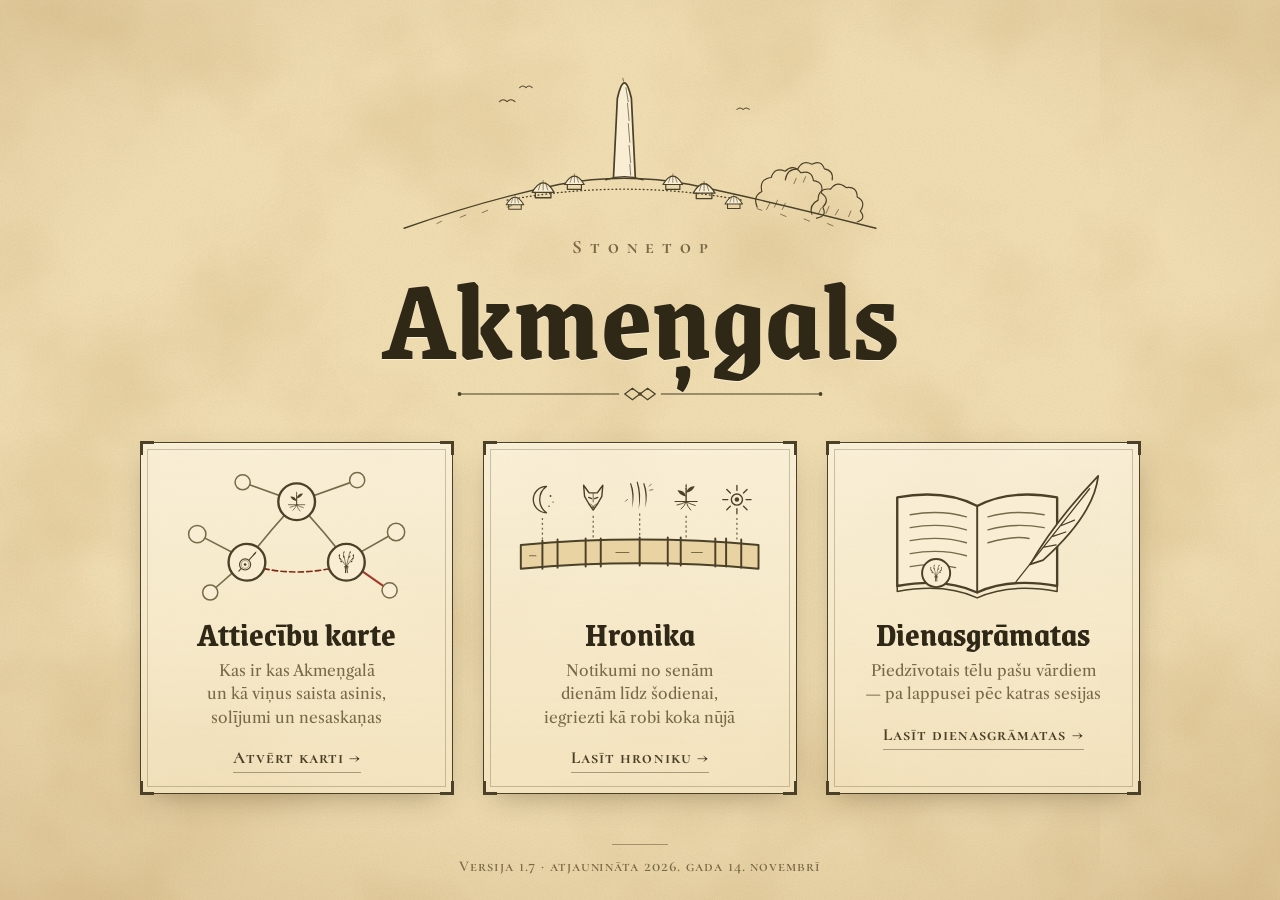
<file: index.html>
<!doctype html>
<html lang="lv">
<head>
  <meta charset="utf-8">
  <meta name="viewport" content="width=device-width, initial-scale=1">
  <title>Akmeņgals</title>
  <meta name="description" content="Akmeņgala ļaudis, hronika un dienasgrāmatas — Stonetop kampaņa.">
  <meta property="og:title" content="Akmeņgals">
  <meta property="og:description" content="Akmeņgala ļaudis, hronika un dienasgrāmatas — Stonetop kampaņa.">
  <meta property="og:type" content="website">
  <meta name="theme-color" content="#f3e1b6">
  <link rel="icon" href="assets/favicon.svg" type="image/svg+xml">
  <link rel="preconnect" href="https://fonts.googleapis.com">
  <link rel="preconnect" href="https://fonts.gstatic.com" crossorigin>
  <link href="https://fonts.googleapis.com/css2?family=Cormorant+SC:wght@600;700&family=Grenze:wght@600;700&family=Libre+Caslon+Text:ital,wght@0,400;0,700;1,400&family=Sorts+Mill+Goudy:ital@0;1&display=swap" rel="stylesheet">
  <link rel="stylesheet" href="assets/css/base.css">
  <link rel="stylesheet" href="assets/css/sakums.css">
</head>
<body class="landing">
  <main class="landing-main">
    <header class="landing-head">
      <svg class="vista" viewBox="0 0 640 250" aria-hidden="true">
        <g class="vista-ink">
          <!-- the Great Wood along the right edge -->
          <path class="wood" d="M470 205 q-6 -14 6 -20 q-4 -16 12 -18 q4 -14 18 -8 q10 -10 20 2 q14 -4 16 10 q14 2 10 16 q12 8 2 18 q6 12 -8 14"/>
          <path class="wood" d="M540 214 q-4 -12 8 -18 q0 -16 16 -14 q8 -12 20 -2 q14 -2 14 12 q12 6 4 18 q8 10 -4 14"/>
          <path class="wood" d="M506 170 q2 -14 16 -14 q6 -12 18 -6 q12 -6 16 6 q12 2 10 14"/>
          <path class="hatch" d="M486 200 l-4 8 M496 196 l-4 9 M506 200 l-4 8 M552 206 l-4 8 M562 204 l-4 9 M574 208 l-4 7 M590 210 l-3 7 M520 168 l-3 7 M532 166 l-3 7"/>
          <!-- the hill -->
          <path d="M18 232 Q120 196 216 176 Q300 160 384 176 Q480 196 622 232" stroke-width="2.2"/>
          <path class="hatch" d="M60 226 l6 -3 M90 218 l7 -3 M118 212 l7 -3 M500 214 l7 3 M530 220 l7 3 M560 226 l7 3 M150 205 l6 -2 M470 207 l6 2"/>
          <!-- palisade ring -->
          <path d="M150 196 Q300 168 450 196" stroke-width="1.3" stroke-dasharray="1 4"/>
          <!-- huts with conical thatch -->
          <g class="hut" transform="translate(196 186)"><path d="M-14 0 Q0 -24 14 0 Z"/><path d="M-10 0 v7 h20 v-7"/><path class="hatch" d="M-6 -3 l3 -9 M0 -3 l0 -12 M6 -3 l-3 -9"/></g>
          <g class="hut" transform="translate(236 176) scale(.9)"><path d="M-14 0 Q0 -24 14 0 Z"/><path d="M-10 0 v7 h20 v-7"/><path class="hatch" d="M-6 -3 l3 -9 M0 -3 l0 -12 M6 -3 l-3 -9"/></g>
          <g class="hut" transform="translate(362 176) scale(.9)"><path d="M-14 0 Q0 -24 14 0 Z"/><path d="M-10 0 v7 h20 v-7"/><path class="hatch" d="M-6 -3 l3 -9 M0 -3 l0 -12 M6 -3 l-3 -9"/></g>
          <g class="hut" transform="translate(402 187)"><path d="M-14 0 Q0 -24 14 0 Z"/><path d="M-10 0 v7 h20 v-7"/><path class="hatch" d="M-6 -3 l3 -9 M0 -3 l0 -12 M6 -3 l-3 -9"/></g>
          <g class="hut" transform="translate(160 202) scale(.8)"><path d="M-14 0 Q0 -24 14 0 Z"/><path d="M-10 0 v7 h20 v-7"/><path class="hatch" d="M-6 -3 l3 -9 M0 -3 l0 -12 M6 -3 l-3 -9"/></g>
          <g class="hut" transform="translate(440 201) scale(.8)"><path d="M-14 0 Q0 -24 14 0 Z"/><path d="M-10 0 v7 h20 v-7"/><path class="hatch" d="M-6 -3 l3 -9 M0 -3 l0 -12 M6 -3 l-3 -9"/></g>
          <!-- the standing stone -->
          <path class="stone" d="M286 168 L291 66 Q300 26 309 66 L314 168 Z"/>
          <path class="hatch" d="M302 52 l3 18 M304 72 l2 22 M305 98 l2 24 M306 126 l2 22 M307 150 l1 14 M298 40 l1 4"/>
          <path d="M276 170 Q300 162 324 170" stroke-width="1.6"/>
          <!-- birds -->
          <path class="bird" d="M140 70 q5 -5 10 0 q5 -5 10 0"/>
          <path class="bird" d="M166 52 q4 -4 8 0 q4 -4 8 0"/>
          <path class="bird" d="M444 80 q4 -4 8 0 q4 -4 8 0"/>
        </g>
      </svg>
      <p class="eyebrow">Stonetop</p>
      <h1>Akmeņgals</h1>
      <svg class="ornament-rule" viewBox="0 0 400 14" preserveAspectRatio="xMidYMid meet" aria-hidden="true">
        <path d="M10 7 H178 M222 7 H390" stroke="currentColor" stroke-width="1.2"/>
        <path d="M184 7 l8 -6 l8 6 l-8 6 z M200 7 l8 -6 l8 6 l-8 6 z" fill="none" stroke="currentColor" stroke-width="1.3"/>
        <circle cx="200" cy="7" r="1.8" fill="currentColor"/>
        <circle cx="10" cy="7" r="2" fill="currentColor"/><circle cx="390" cy="7" r="2" fill="currentColor"/>
      </svg>
    </header>

    <nav class="choices" aria-label="Lapas">
      <a class="choice" href="karte.html">
        <svg class="choice-art" viewBox="0 0 240 130" aria-hidden="true">
          <g class="art-links">
            <path d="M120 34 Q96 60 74 88"/><path d="M120 34 Q144 60 166 88"/>
            <path d="M74 92 Q120 106 166 92" class="tension"/>
            <path d="M74 88 L28 64"/><path d="M74 88 L40 118"/><path d="M166 88 L212 62"/><path d="M166 88 L206 116" class="love"/>
            <path d="M120 34 L70 16"/><path d="M120 34 L176 14"/>
          </g>
          <g class="art-minor">
            <circle cx="28" cy="64" r="8"/><circle cx="40" cy="118" r="7"/><circle cx="212" cy="62" r="8"/>
            <circle cx="206" cy="116" r="7"/><circle cx="70" cy="16" r="7"/><circle cx="176" cy="14" r="7"/>
          </g>
          <g class="art-major" id="art-pcs"></g>
        </svg>
        <span class="choice-title">Attiecību karte</span>
        <span class="choice-text">Kas ir kas Akmeņgalā un kā viņus saista asinis, solījumi un nesaskaņas</span>
        <span class="choice-go" aria-hidden="true">Atvērt karti →</span>
      </a>

      <a class="choice" href="hronika.html">
        <svg class="choice-art" viewBox="0 0 240 130" aria-hidden="true">
          <g class="art-stick">
            <path class="stick" d="M10 74 Q120 64 230 74 L230 96 Q120 86 10 96 Z"/>
            <path class="notches" d="M30 70 v26 M44 69 v26 M70 68 v26 M84 68 v26 M120 67 v26 M146 67 v26 M158 67 v26 M190 68 v26 M200 68 v26 M214 69 v26"/>
            <path class="bark" d="M18 84 h6 M98 81 h12 M168 81 h10"/>
          </g>
          <g id="art-events"></g>
        </svg>
        <span class="choice-title">Hronika</span>
        <span class="choice-text">Notikumi no senām dienām līdz šodienai, iegriezti kā robi koka nūjā</span>
        <span class="choice-go" aria-hidden="true">Lasīt hroniku →</span>
      </a>

      <a class="choice" href="dienasgramatas.html">
        <svg class="choice-art" viewBox="0 0 240 130" aria-hidden="true">
          <g class="art-book">
            <path class="pages" d="M114 38 Q84 22 40 30 L40 112 Q84 104 114 118 Q144 104 188 112 L188 30 Q144 22 114 38 Z"/>
            <path class="under" d="M40 112 L40 117 Q84 109 114 123 Q144 109 188 117 L188 112"/>
            <path class="spine" d="M114 38 L114 118"/>
            <path class="lines" d="M52 46 Q80 41 104 48 M52 58 Q80 53 104 60 M52 70 Q80 65 104 72 M52 82 Q80 77 104 84 M52 94 Q74 90 94 95 M124 48 Q148 41 176 46 M124 60 Q148 53 176 58 M124 72 Q148 65 162 68"/>
            <path class="quill" d="M163 92 Q186 52 226 10 Q222 46 175 88 Z"/>
            <path class="quill-vein" d="M150 108 L218 22 M184 66 l12 -4 M192 56 l12 -5 M176 76 l11 -2"/>
          </g>
          <g id="art-diary"></g>
        </svg>
        <span class="choice-title">Dienasgrāmatas</span>
        <span class="choice-text">Piedzīvotais tēlu pašu vārdiem — pa lappusei pēc katras sesijas</span>
        <span class="choice-go" aria-hidden="true">Lasīt dienasgrāmatas →</span>
      </a>
    </nav>
  </main>

  <footer class="landing-foot">
    <p id="site-version"></p>
  </footer>

  <script src="data/versija.js"></script>
  <script src="assets/js/glyphs.js"></script>
  <script>
    // Drop a few of the shared ink emblems into the two illustrations.
    (function () {
      var g = STONETOP.glyphMarkup;
      var pcs = [['sapling', 120, 34], ['shield', 74, 90], ['whisk', 166, 90]];
      document.getElementById('art-pcs').innerHTML = pcs.map(function (p) {
        return '<circle cx="' + p[1] + '" cy="' + p[2] + '" r="17"/>' + g(p[0], p[1], p[2], 22);
      }).join('');
      document.getElementById('art-diary').innerHTML =
        '<circle cx="76" cy="100" r="13"/>' + g('whisk', 76, 100, 17);
      var ev = [['moon', 30, 32], ['wolf', 77, 30], ['claws', 120, 28], ['sapling', 163, 30], ['sun', 210, 32]];
      document.getElementById('art-events').innerHTML = ev.map(function (e) {
        return '<path class="tie" d="M' + e[1] + ' ' + (e[2] + 17) + ' V' + (e[2] + 37) + '"/>' + g(e[0], e[1], e[2], 30);
      }).join('');

      // Version and date of the last update, from data/versija.js.
      var v = STONETOP.version;
      if (v) {
        var months = ['janvārī', 'februārī', 'martā', 'aprīlī', 'maijā', 'jūnijā',
                      'jūlijā', 'augustā', 'septembrī', 'oktobrī', 'novembrī', 'decembrī'];
        var d = v.updated.split('-').map(Number);
        document.getElementById('site-version').innerHTML =
          '<span>Versija ' + v.number + '</span>&nbsp;· <span>atjaunināta <time datetime="' + v.updated + '">' +
          d[0] + '. gada ' + d[2] + '. ' + months[d[1] - 1] + '</time></span>';
      }
    })();
  </script>
</body>
</html>
</file>
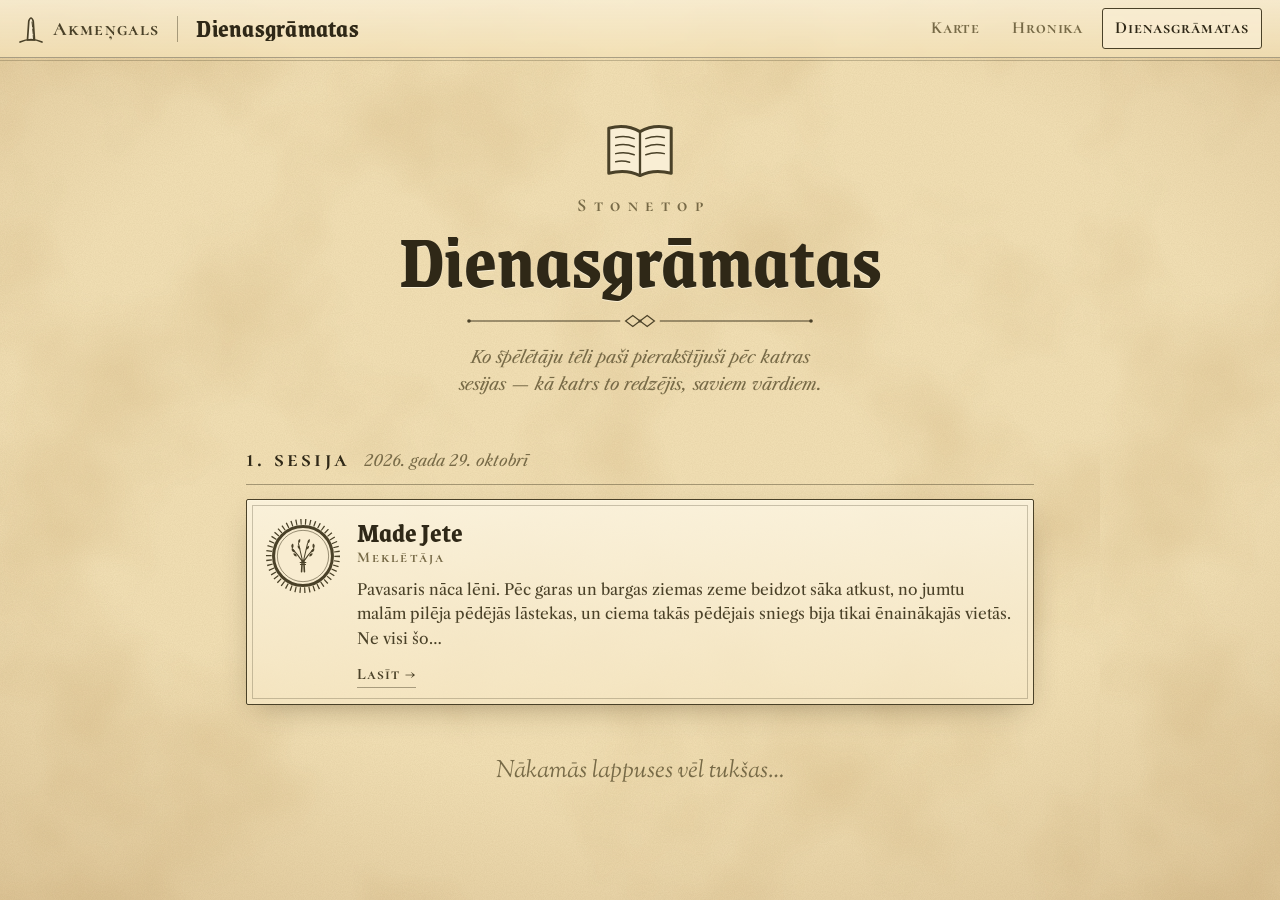
<file: dienasgramatas.html>
<!doctype html>
<html lang="lv">
<head>
  <meta charset="utf-8">
  <meta name="viewport" content="width=device-width, initial-scale=1, viewport-fit=cover">
  <title>Dienasgrāmatas · Akmeņgals</title>
  <meta name="description" content="Spēlētāju tēlu pieraksti par piedzīvoto — Stonetop kampaņa.">
  <meta property="og:title" content="Dienasgrāmatas · Akmeņgals">
  <meta property="og:description" content="Akmeņgala dienasgrāmatas — spēlētāju tēlu pieraksti par piedzīvoto.">
  <meta property="og:type" content="website">
  <meta name="theme-color" content="#f3e1b6">
  <link rel="icon" href="assets/favicon.svg" type="image/svg+xml">
  <link rel="preconnect" href="https://fonts.googleapis.com">
  <link rel="preconnect" href="https://fonts.gstatic.com" crossorigin>
  <link href="https://fonts.googleapis.com/css2?family=Cormorant+SC:wght@600;700&family=Grenze:wght@600;700&family=Libre+Caslon+Text:ital,wght@0,400;0,700;1,400&family=Sorts+Mill+Goudy:ital@0;1&display=swap" rel="stylesheet">
  <link rel="stylesheet" href="assets/css/base.css">
  <link rel="stylesheet" href="assets/css/dienasgramatas.css">
</head>
<body class="diary-page">
  <header class="topbar">
    <a class="home-link" href="index.html" aria-label="Akmeņgals — sākums">
      <svg viewBox="0 0 26 32" aria-hidden="true"><path d="M9.5 27 L10.8 8 Q13 2 15.2 8 L16.5 27 Z" fill="#f9eed4" stroke="currentColor" stroke-width="1.7" stroke-linejoin="round"/><path d="M14 9 l.6 5 M14.7 16 l.5 5 M15.2 22.5 l.3 3.5" stroke="currentColor" stroke-width="1" stroke-linecap="round"/><path d="M2 29 Q13 24 24 29" fill="none" stroke="currentColor" stroke-width="1.7" stroke-linecap="round"/></svg>
      <span>Akmeņgals</span>
    </a>
    <span class="divider" aria-hidden="true"></span>
    <h1>Dienasgrāmatas</h1>
    <nav aria-label="Lapas">
      <a href="karte.html">Karte</a>
      <a href="hronika.html">Hronika</a>
      <a href="dienasgramatas.html" aria-current="page">Dienasgrāmatas</a>
    </nav>
  </header>

  <main class="diaries" id="diaries" tabindex="-1"></main>

  <noscript><p class="noscript">Šai lapai vajadzīgs JavaScript.</p></noscript>
  <script src="data/cilveki.js"></script>
  <script src="data/notikumi.js"></script>
  <script src="data/dienasgramatas.js"></script>
  <script src="assets/js/glyphs.js"></script>
  <script src="assets/js/dienasgramatas.js"></script>
</body>
</html>
</file>
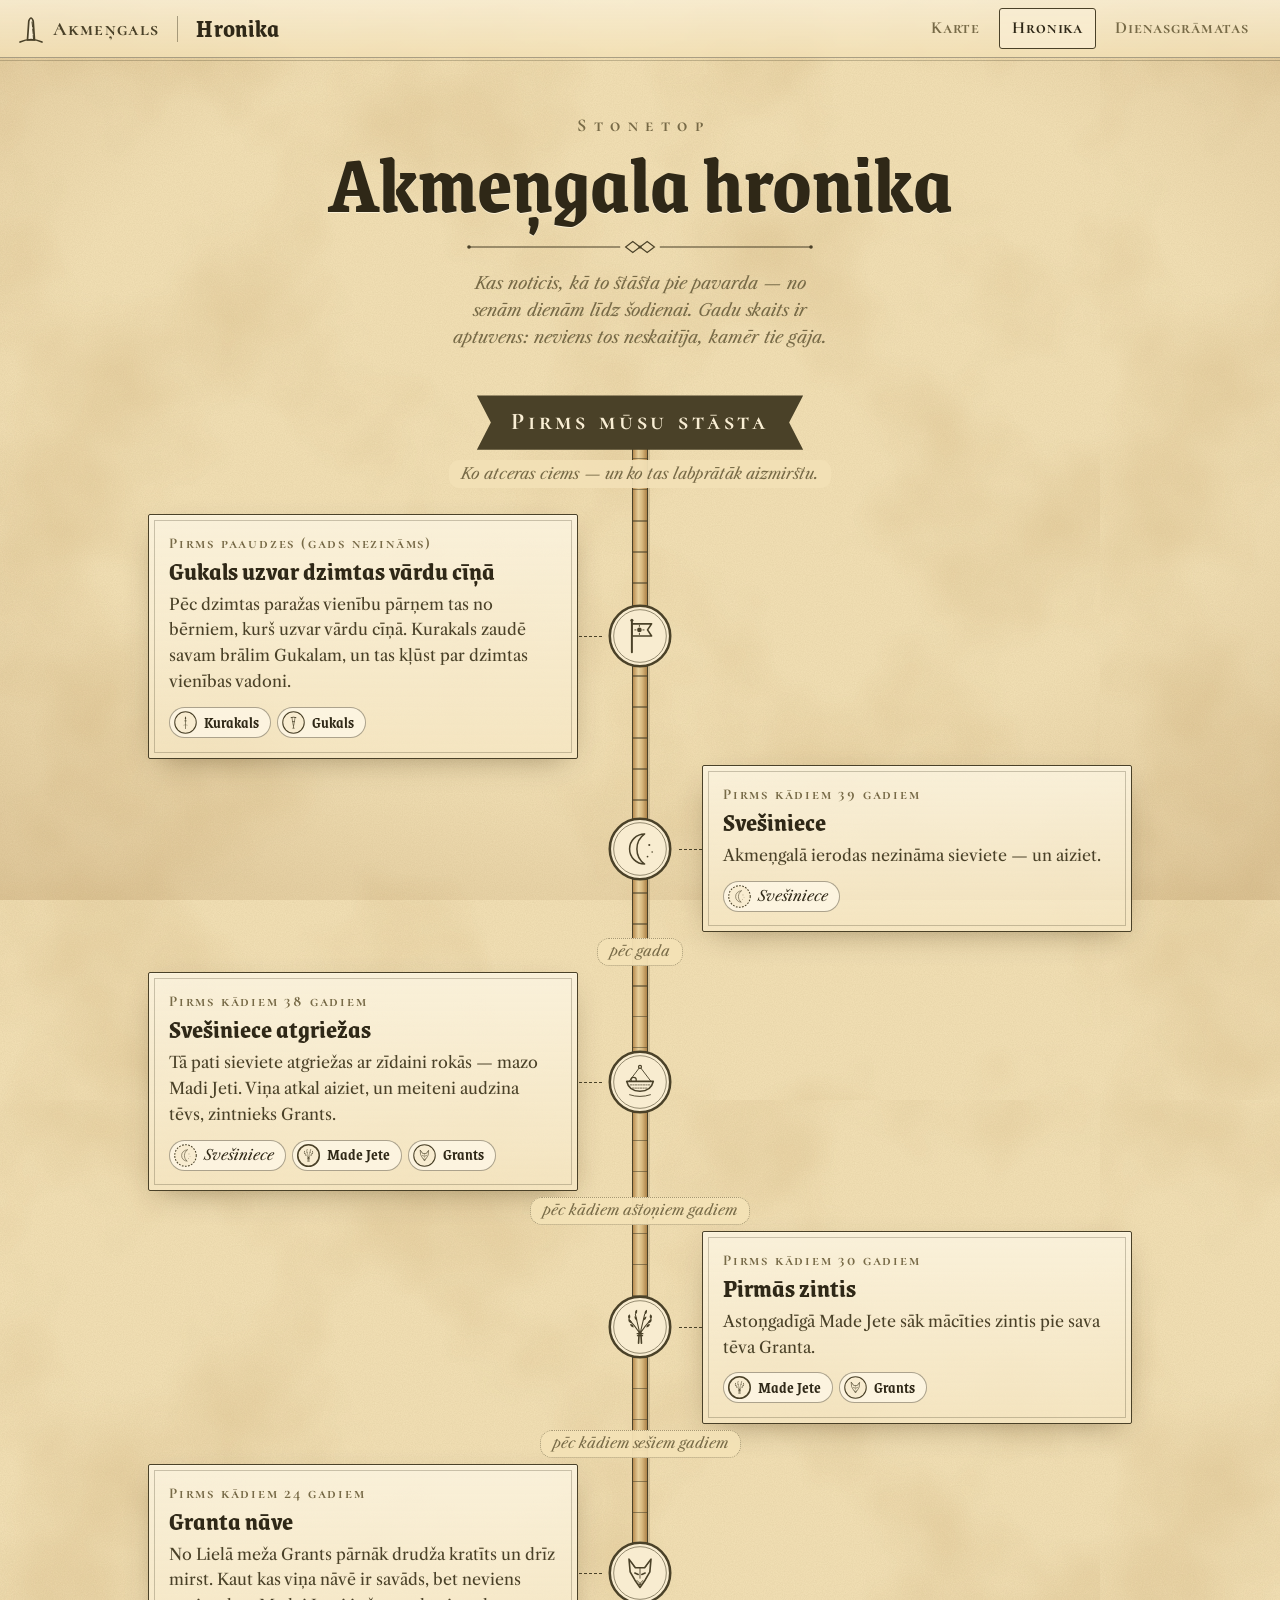
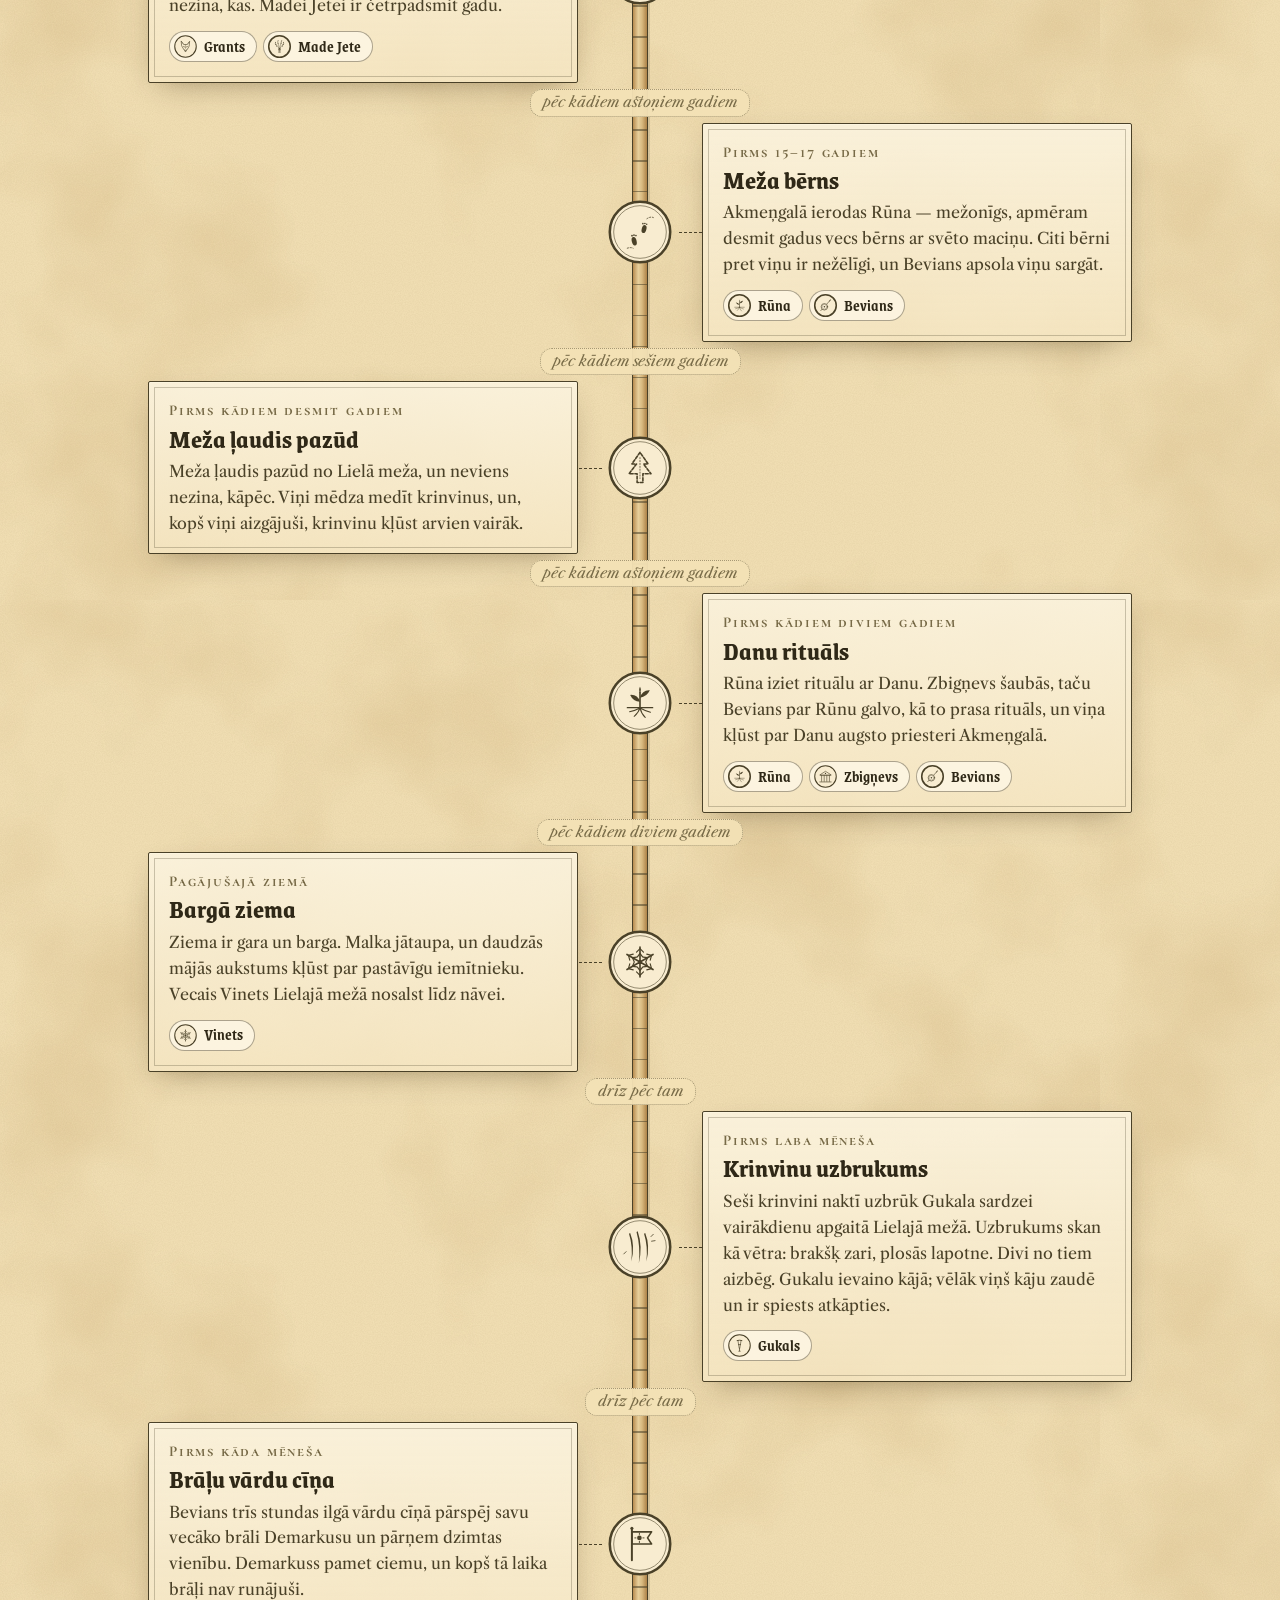
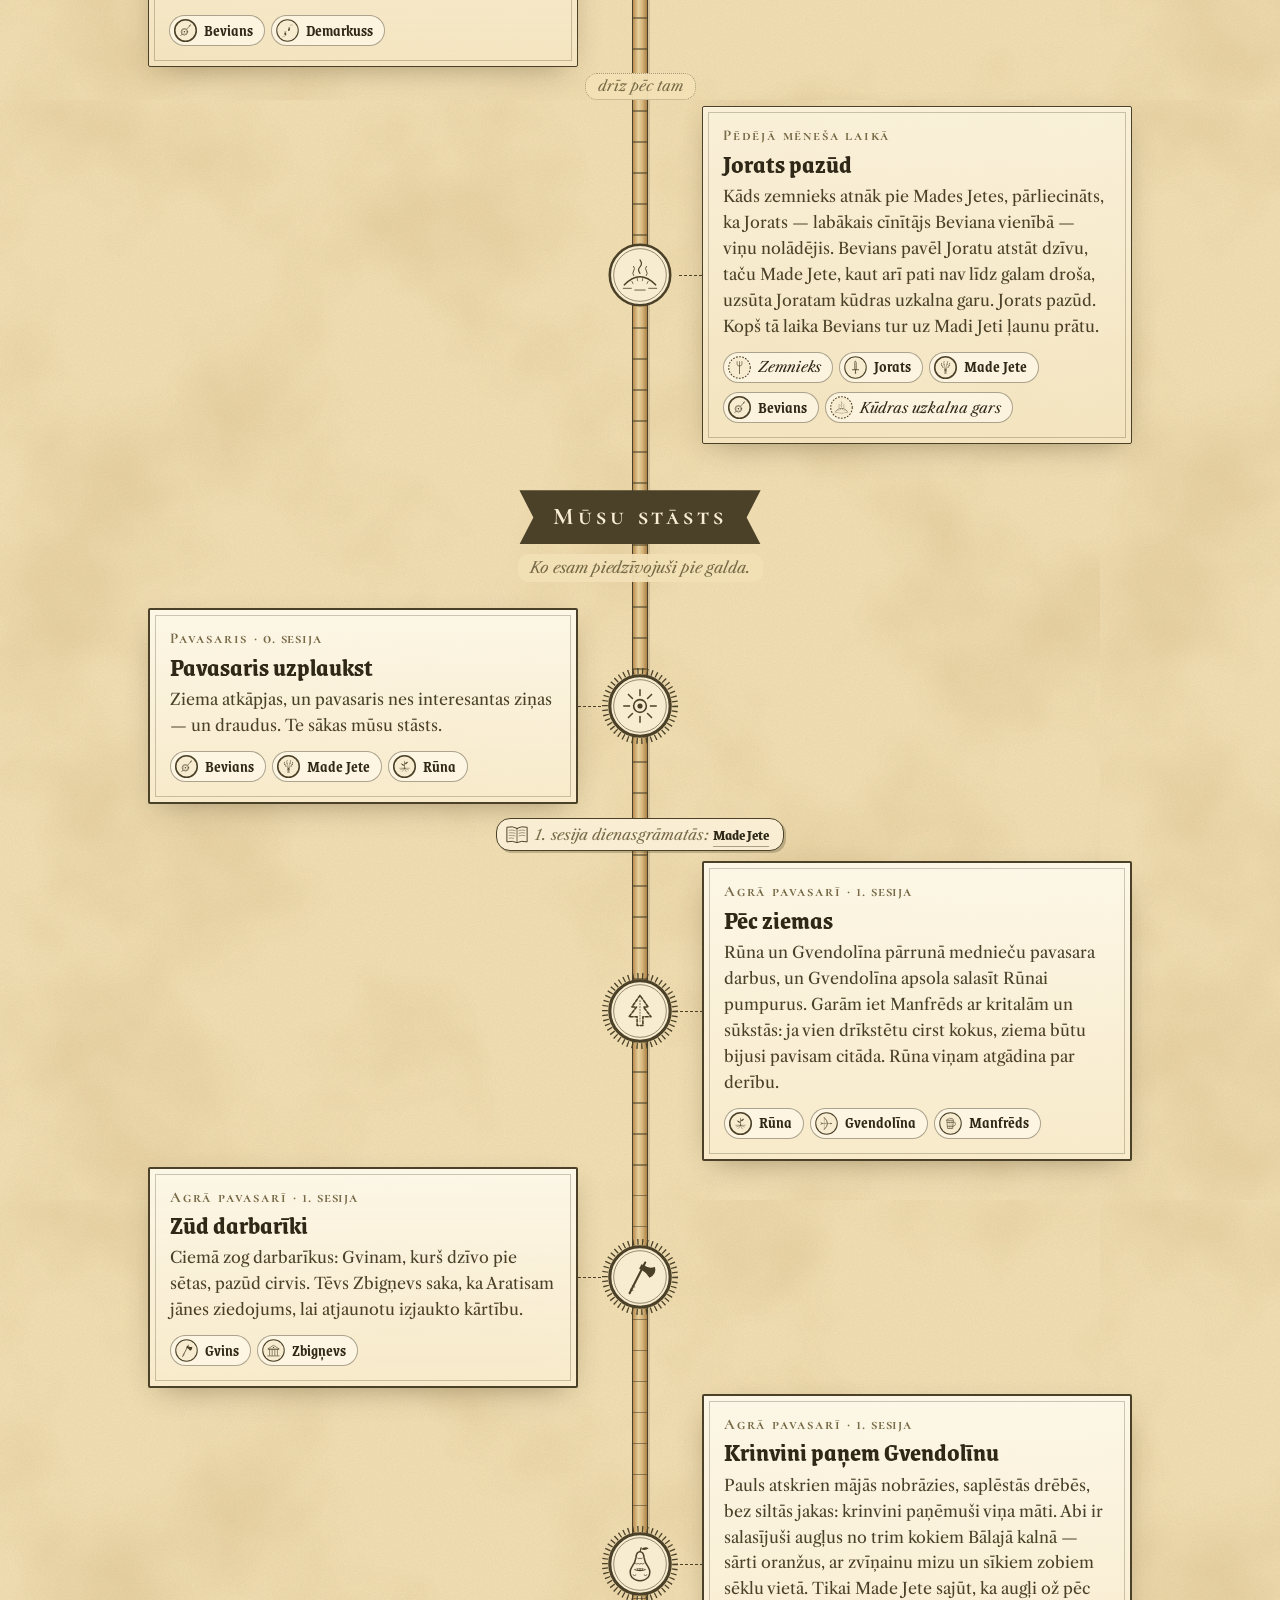
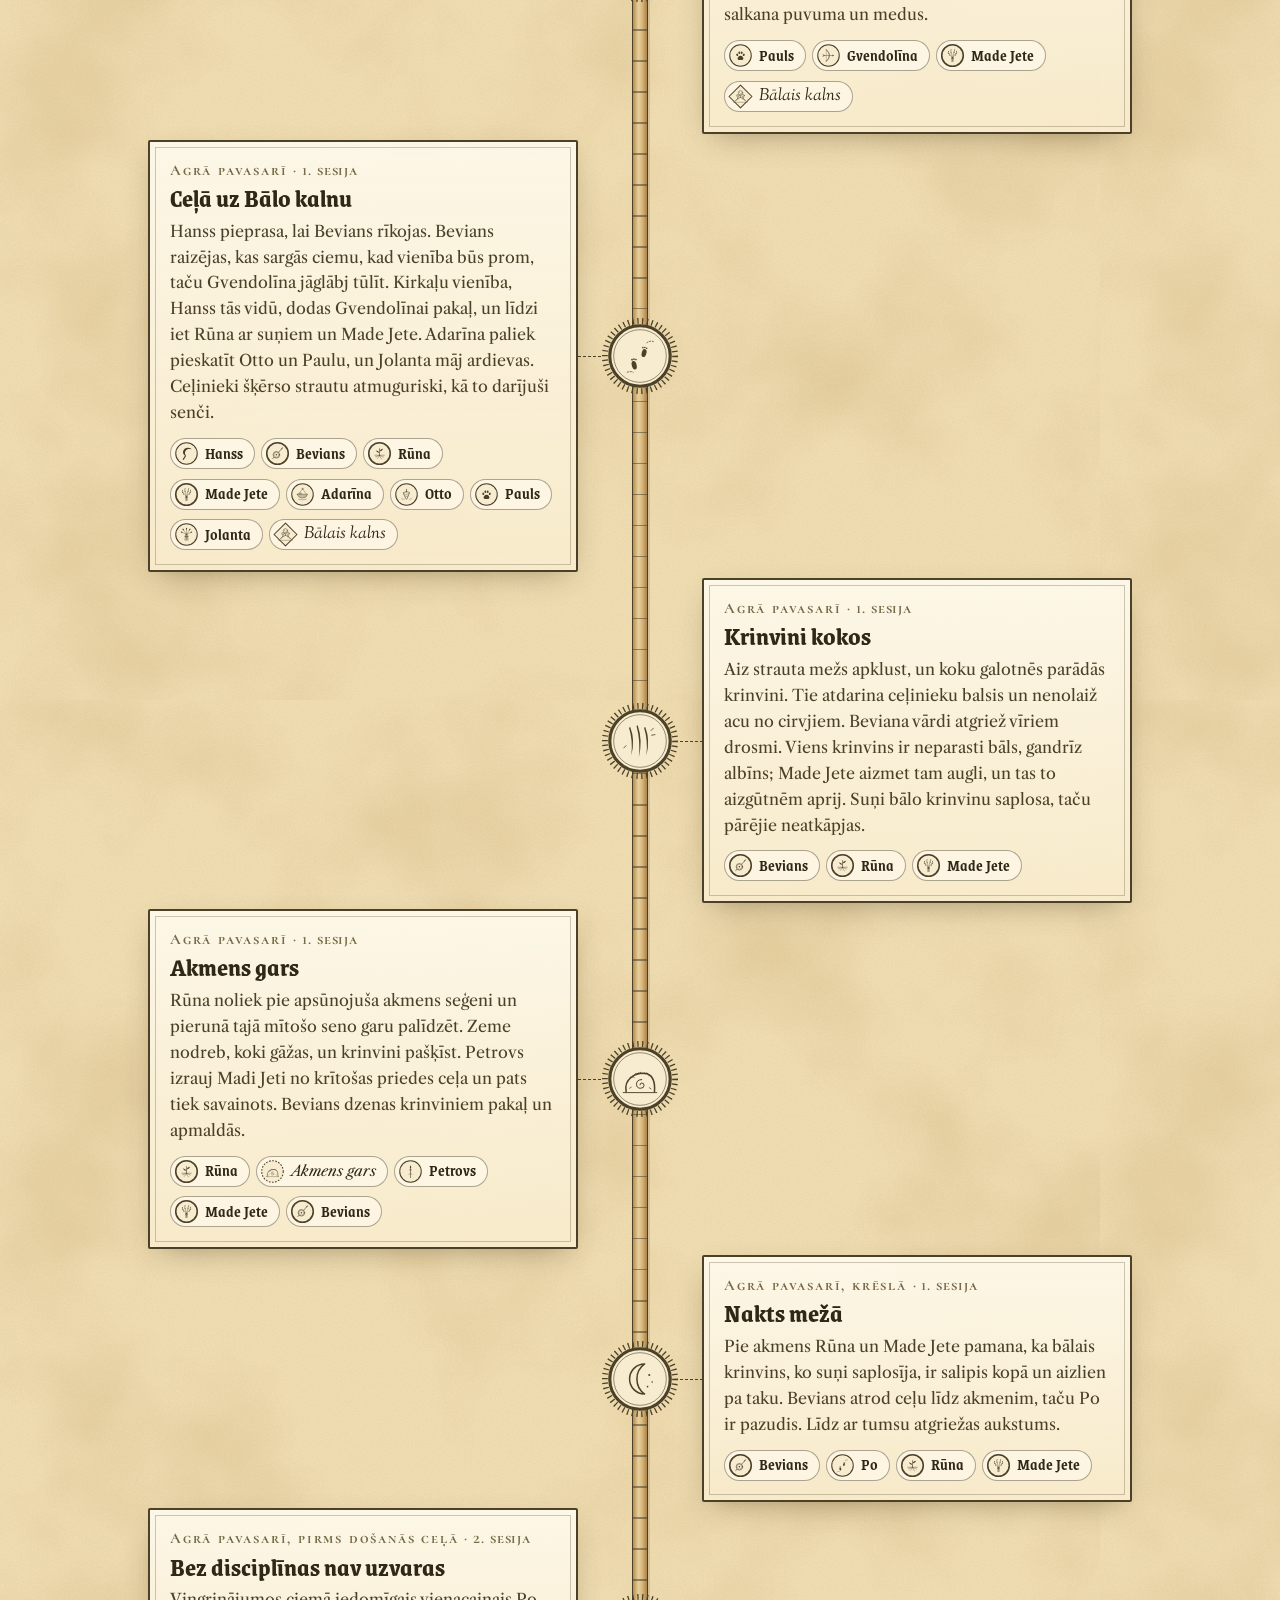
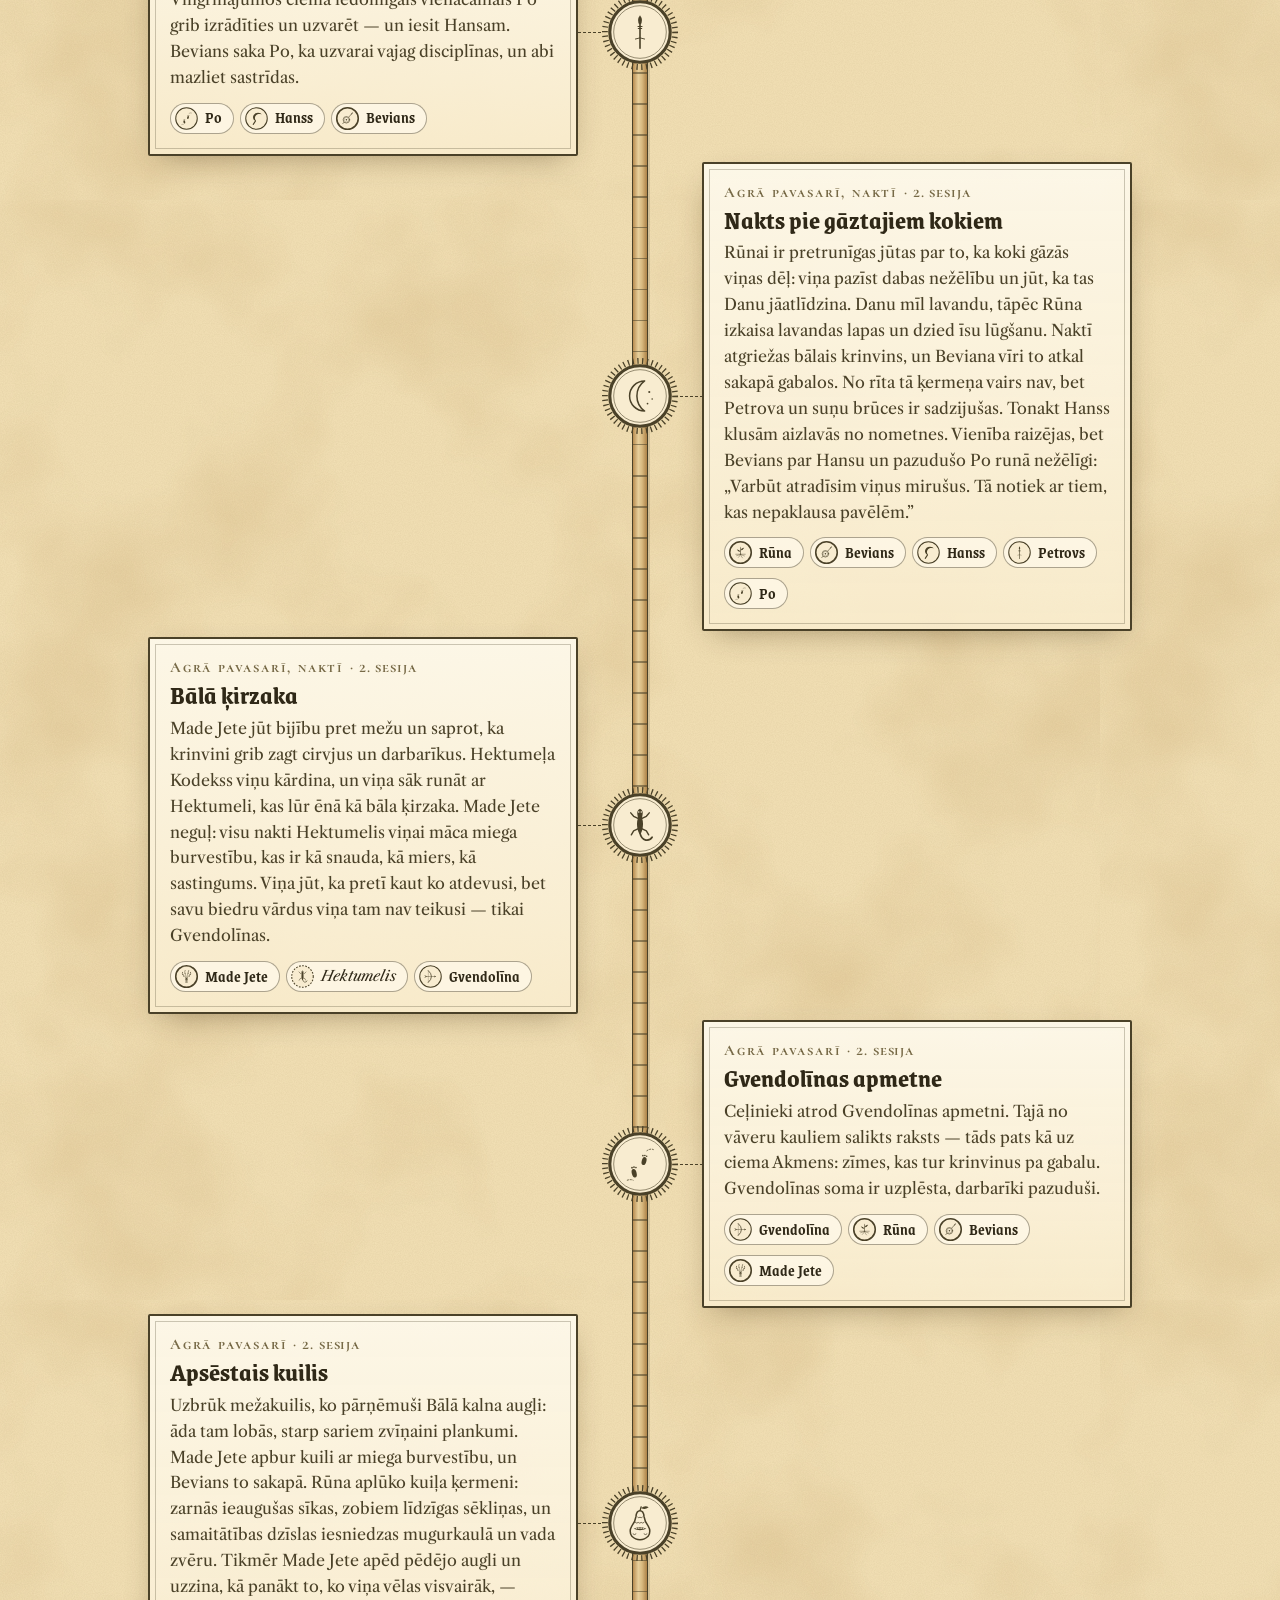
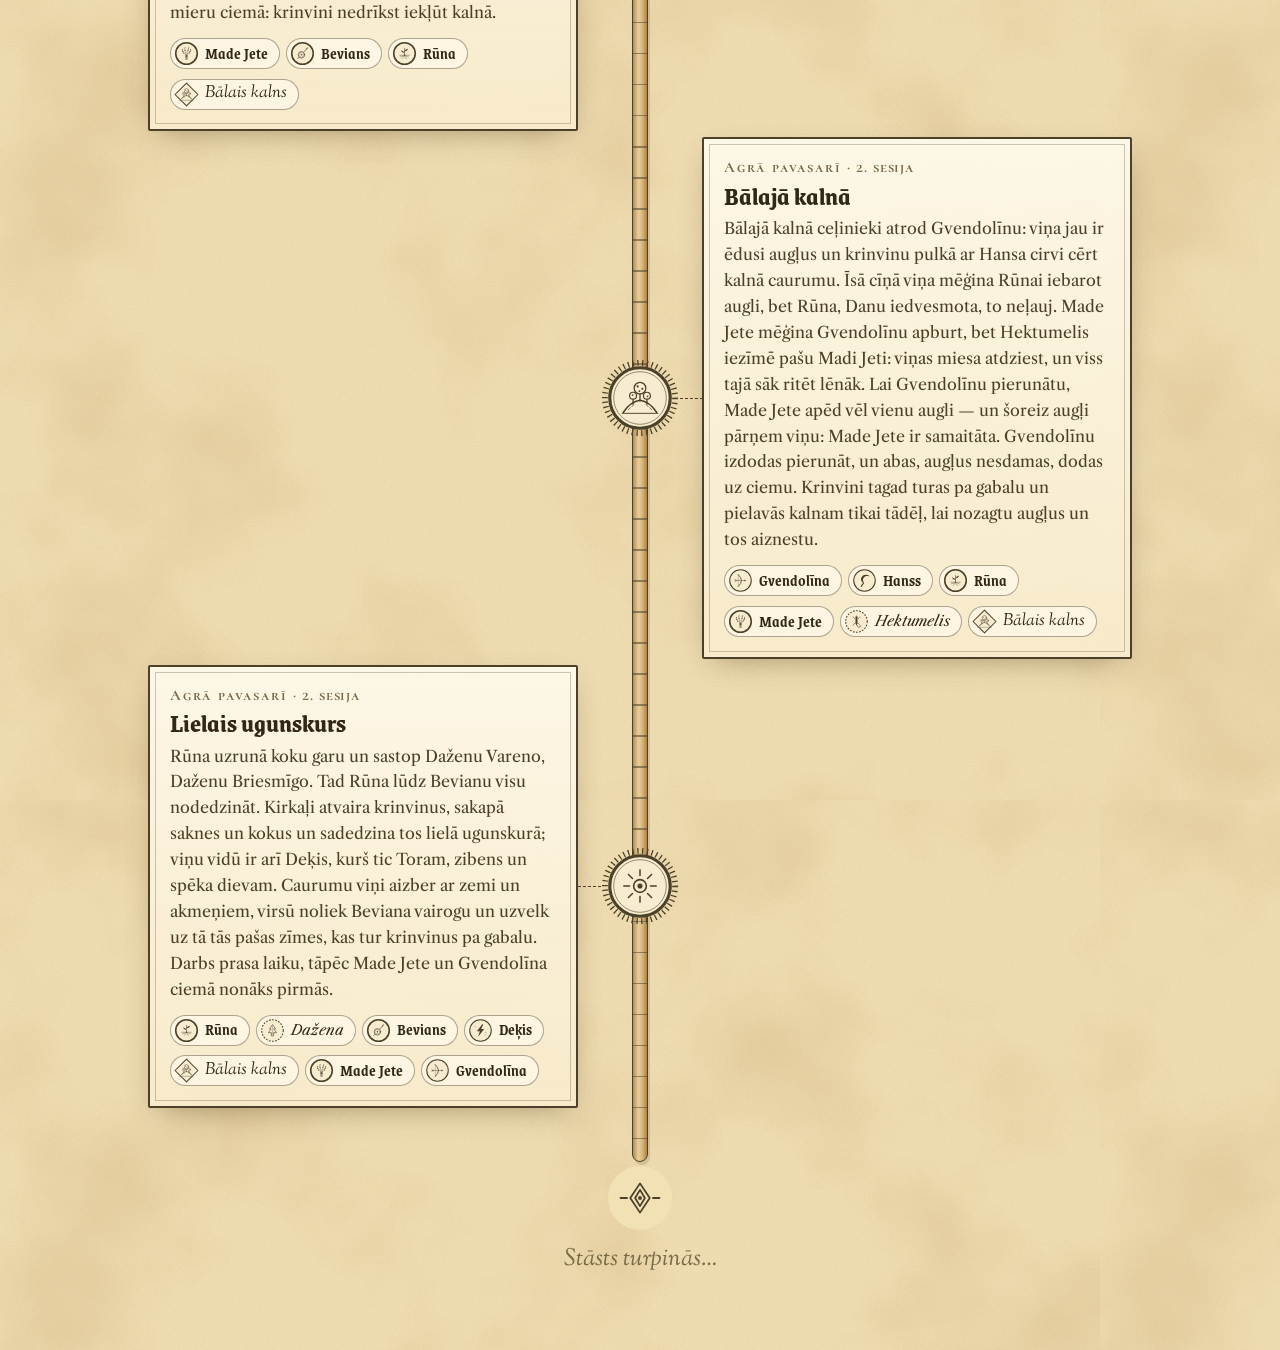
<file: hronika.html>
<!doctype html>
<html lang="lv">
<head>
  <meta charset="utf-8">
  <meta name="viewport" content="width=device-width, initial-scale=1, viewport-fit=cover">
  <title>Hronika · Akmeņgals</title>
  <meta name="description" content="Akmeņgala hronika — Stonetop kampaņas notikumi no senām dienām līdz šodienai.">
  <meta property="og:title" content="Hronika · Akmeņgals">
  <meta property="og:description" content="Akmeņgala hronika — notikumi no senām dienām līdz šodienai.">
  <meta property="og:type" content="website">
  <meta name="theme-color" content="#f3e1b6">
  <link rel="icon" href="assets/favicon.svg" type="image/svg+xml">
  <link rel="preconnect" href="https://fonts.googleapis.com">
  <link rel="preconnect" href="https://fonts.gstatic.com" crossorigin>
  <link href="https://fonts.googleapis.com/css2?family=Cormorant+SC:wght@600;700&family=Grenze:wght@600;700&family=Libre+Caslon+Text:ital,wght@0,400;0,700;1,400&family=Sorts+Mill+Goudy:ital@0;1&display=swap" rel="stylesheet">
  <link rel="stylesheet" href="assets/css/base.css">
  <link rel="stylesheet" href="assets/css/hronika.css">
</head>
<body class="chronicle-page">
  <header class="topbar">
    <a class="home-link" href="index.html" aria-label="Akmeņgals — sākums">
      <svg viewBox="0 0 26 32" aria-hidden="true"><path d="M9.5 27 L10.8 8 Q13 2 15.2 8 L16.5 27 Z" fill="#f9eed4" stroke="currentColor" stroke-width="1.7" stroke-linejoin="round"/><path d="M14 9 l.6 5 M14.7 16 l.5 5 M15.2 22.5 l.3 3.5" stroke="currentColor" stroke-width="1" stroke-linecap="round"/><path d="M2 29 Q13 24 24 29" fill="none" stroke="currentColor" stroke-width="1.7" stroke-linecap="round"/></svg>
      <span>Akmeņgals</span>
    </a>
    <span class="divider" aria-hidden="true"></span>
    <h1>Hronika</h1>
    <nav aria-label="Lapas">
      <a href="karte.html">Karte</a>
      <a href="hronika.html" aria-current="page">Hronika</a>
      <a href="dienasgramatas.html">Dienasgrāmatas</a>
    </nav>
  </header>

  <main class="chronicle">
    <header class="chronicle-head">
      <p class="eyebrow">Stonetop</p>
      <h2>Akmeņgala hronika</h2>
      <svg class="ornament-rule" viewBox="0 0 400 14" preserveAspectRatio="xMidYMid meet" aria-hidden="true">
        <path d="M10 7 H178 M222 7 H390" stroke="currentColor" stroke-width="1.2"/>
        <path d="M184 7 l8 -6 l8 6 l-8 6 z M200 7 l8 -6 l8 6 l-8 6 z" fill="none" stroke="currentColor" stroke-width="1.3"/>
        <circle cx="200" cy="7" r="1.8" fill="currentColor"/>
        <circle cx="10" cy="7" r="2" fill="currentColor"/><circle cx="390" cy="7" r="2" fill="currentColor"/>
      </svg>
      <p class="lede">Kas noticis, kā to stāsta pie pavarda — no senām dienām līdz šodienai. Gadu skaits ir aptuvens: neviens tos neskaitīja, kamēr tie gāja.</p>
    </header>

    <div class="timeline" id="timeline"></div>

    <footer class="chronicle-end">
      <svg class="end-sun" viewBox="0 0 64 64" aria-hidden="true"><g fill="none" stroke="currentColor" stroke-width="2.2" stroke-linejoin="round"><path d="M32 14 L44 32 L32 50 L20 32 Z"/><path d="M32 22 L38 32 L32 42 L26 32 Z"/><path d="M8 32 h8 M48 32 h8" stroke-linecap="round"/></g><circle cx="32" cy="32" r="2.4" fill="currentColor"/></svg>
      <p>Stāsts turpinās…</p>
    </footer>
  </main>

  <noscript><p class="noscript">Šai lapai vajadzīgs JavaScript.</p></noscript>
  <script src="data/cilveki.js"></script>
  <script src="data/notikumi.js"></script>
  <script src="data/dienasgramatas.js"></script>
  <script src="assets/js/glyphs.js"></script>
  <script src="assets/js/hronika.js"></script>
</body>
</html>
</file>
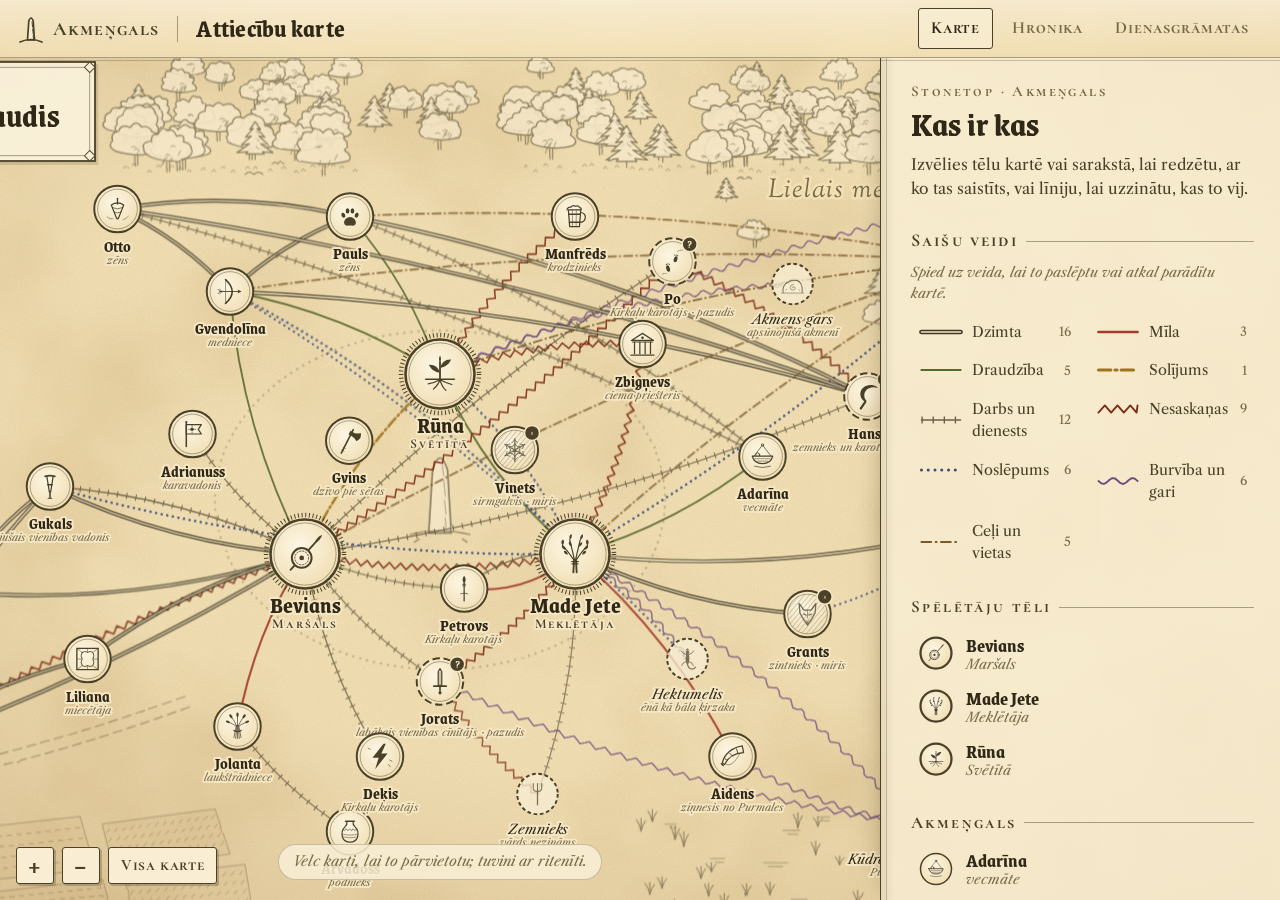
<file: karte.html>
<!doctype html>
<html lang="lv">
<head>
  <meta charset="utf-8">
  <meta name="viewport" content="width=device-width, initial-scale=1, viewport-fit=cover">
  <title>Attiecību karte · Akmeņgals</title>
  <meta name="description" content="Akmeņgala ļaudis un viņu saites — Stonetop kampaņas attiecību karte.">
  <meta property="og:title" content="Attiecību karte · Akmeņgals">
  <meta property="og:description" content="Akmeņgala ļaudis un viņu saites — Stonetop kampaņas attiecību karte.">
  <meta property="og:type" content="website">
  <meta name="theme-color" content="#f3e1b6">
  <link rel="icon" href="assets/favicon.svg" type="image/svg+xml">
  <link rel="preconnect" href="https://fonts.googleapis.com">
  <link rel="preconnect" href="https://fonts.gstatic.com" crossorigin>
  <link href="https://fonts.googleapis.com/css2?family=Cormorant+SC:wght@600;700&family=Grenze:wght@600;700&family=Libre+Caslon+Text:ital,wght@0,400;0,700;1,400&family=Sorts+Mill+Goudy:ital@0;1&display=swap" rel="stylesheet">
  <link rel="stylesheet" href="assets/css/base.css">
  <link rel="stylesheet" href="assets/css/karte.css">
</head>
<body class="map-page">
  <header class="topbar">
    <a class="home-link" href="index.html" aria-label="Akmeņgals — sākums">
      <svg viewBox="0 0 26 32" aria-hidden="true"><path d="M9.5 27 L10.8 8 Q13 2 15.2 8 L16.5 27 Z" fill="#f9eed4" stroke="currentColor" stroke-width="1.7" stroke-linejoin="round"/><path d="M14 9 l.6 5 M14.7 16 l.5 5 M15.2 22.5 l.3 3.5" stroke="currentColor" stroke-width="1" stroke-linecap="round"/><path d="M2 29 Q13 24 24 29" fill="none" stroke="currentColor" stroke-width="1.7" stroke-linecap="round"/></svg>
      <span>Akmeņgals</span>
    </a>
    <span class="divider" aria-hidden="true"></span>
    <h1>Attiecību karte</h1>
    <nav aria-label="Lapas">
      <a href="karte.html" aria-current="page">Karte</a>
      <a href="hronika.html">Hronika</a>
      <a href="dienasgramatas.html">Dienasgrāmatas</a>
    </nav>
  </header>

  <div class="map-layout">
    <section class="map-stage" aria-label="Attiecību karte">
      <svg id="map" role="group" aria-label="Akmeņgala ļaužu attiecību karte. Tēlu saraksts un saites ir pieejami arī panelī."></svg>

      <div class="map-controls" role="group" aria-label="Kartes skats">
        <button class="ink-btn icon" id="zoom-in" type="button" aria-label="Tuvināt">+</button>
        <button class="ink-btn icon" id="zoom-out" type="button" aria-label="Tālināt">−</button>
        <button class="ink-btn" id="zoom-reset" type="button">Visa karte</button>
      </div>

      <p class="map-hint" id="map-hint"><span class="hint-wide">Velc karti, lai to pārvietotu; tuvini ar ritenīti.</span><span class="hint-narrow">Velc karti; tuvini ar diviem pirkstiem.</span></p>
    </section>

    <aside class="panel" id="panel" aria-label="Tēli un saites">
      <button class="panel-grip" id="panel-grip" type="button" aria-expanded="false" aria-controls="panel-body">
        <span class="grip-bar" aria-hidden="true"></span>
        <span class="grip-title" id="grip-title">Tēli un saites</span>
      </button>
      <div class="panel-body" id="panel-body" tabindex="-1"></div>
    </aside>
  </div>

  <noscript><p class="noscript">Šai lapai vajadzīgs JavaScript.</p></noscript>
  <script src="data/cilveki.js"></script>
  <script src="data/notikumi.js"></script>
  <script src="data/dienasgramatas.js"></script>
  <script src="assets/js/glyphs.js"></script>
  <script src="assets/js/karte.js"></script>
</body>
</html>
</file>
<file: assets/css/base.css>
/* ==========================================================================
   Akmeņgals — shared parchment & ink styles
   Colours follow the Stonetop map handouts: olive-brown ink on warm parchment.
   ========================================================================== */

:root {
  --paper: #f3e1b6;
  --paper-light: #f9eed4;
  --paper-deep: #e6cb95;
  --stain: #b98a52;
  --ink: #4a4128;
  --ink-strong: #2f2817;
  --ink-soft: #776a47;
  --ink-faint: rgba(74, 65, 40, 0.28);
  --rule: rgba(74, 65, 40, 0.45);

  /* relationship inks */
  --c-kin: #3f3722;
  --c-love: #a23b2c;
  --c-friend: #56692a;
  --c-oath: #a0731c;
  --c-duty: #6b6045;
  --c-tension: #7c2c16;
  --c-mystery: #40507e;
  --c-sorcery: #6d4a7c;
  --c-place: #7a5a2c;

  --font-display: 'Grenze', 'Libre Caslon Text', Georgia, serif;
  --font-body: 'Libre Caslon Text', 'Iowan Old Style', Georgia, serif;
  --font-caps: 'Cormorant SC', 'Libre Caslon Text', Georgia, serif;
  --font-hand: 'Sorts Mill Goudy', 'Libre Caslon Text', Georgia, serif;

  --header-h: 58px;
  --radius: 3px;
  --shadow: 0 1px 0 rgba(255, 248, 228, 0.6) inset, 0 10px 30px -12px rgba(60, 40, 10, 0.45);
}

*, *::before, *::after { box-sizing: border-box; }

html, body { margin: 0; padding: 0; }

body {
  color: var(--ink);
  font-family: var(--font-body);
  font-size: 16px;
  line-height: 1.55;
  -webkit-font-smoothing: antialiased;
  text-rendering: optimizeLegibility;
  background-color: var(--paper);
  /* vignette · fine grain · large stains */
  background-image:
    radial-gradient(ellipse 85% 75% at 50% 45%, transparent 55%, rgba(140, 92, 36, 0.22) 100%),
    url("data:image/svg+xml,%3Csvg xmlns='http://www.w3.org/2000/svg' width='240' height='240'%3E%3Cfilter id='n'%3E%3CfeTurbulence type='fractalNoise' baseFrequency='.9' numOctaves='3' stitchTiles='stitch'/%3E%3CfeColorMatrix values='0 0 0 0 .32 0 0 0 0 .22 0 0 0 0 .08 0 0 0 .13 0'/%3E%3C/filter%3E%3Crect width='100%25' height='100%25' filter='url(%23n)'/%3E%3C/svg%3E"),
    url("data:image/svg+xml,%3Csvg xmlns='http://www.w3.org/2000/svg' width='1100' height='1100'%3E%3Cfilter id='s'%3E%3CfeTurbulence type='fractalNoise' baseFrequency='.0045' numOctaves='4' seed='7' stitchTiles='stitch'/%3E%3CfeColorMatrix values='0 0 0 0 .62 0 0 0 0 .42 0 0 0 0 .18 .9 0 0 0 -.42'/%3E%3C/filter%3E%3Crect width='100%25' height='100%25' filter='url(%23s)'/%3E%3C/svg%3E");
  background-attachment: fixed, scroll, scroll;
}

::selection { background: rgba(162, 59, 44, 0.22); }

a { color: inherit; }

:focus-visible {
  outline: 2px solid var(--c-love);
  outline-offset: 3px;
}

.sr-only {
  position: absolute; width: 1px; height: 1px; padding: 0; margin: -1px;
  overflow: hidden; clip: rect(0 0 0 0); white-space: nowrap; border: 0;
}

/* Shared ink glyphs ------------------------------------------------------ */
.glyph {
  fill: none;
  stroke: currentColor;
  stroke-width: 2.8;
  stroke-linecap: round;
  stroke-linejoin: round;
}
.glyph .f { fill: currentColor; stroke: none; }
.glyph .p { fill: var(--paper-light); stroke: none; }

/* Header of the inner pages ------------------------------------------- */
.topbar {
  position: relative;
  z-index: 20;
  height: var(--header-h);
  display: flex;
  align-items: center;
  gap: 18px;
  padding: 0 18px;
  border-bottom: 1px solid var(--rule);
  background:
    linear-gradient(to bottom, rgba(249, 238, 212, 0.86), rgba(243, 225, 182, 0.78));
  backdrop-filter: blur(2px);
}
.topbar::after {
  /* a second, hand-ruled line under the header */
  content: '';
  position: absolute; left: 0; right: 0; bottom: -4px; height: 1px;
  background: var(--ink-faint);
}

.home-link {
  display: inline-flex;
  align-items: center;
  gap: 9px;
  text-decoration: none;
  font-family: var(--font-caps);
  font-weight: 700;
  font-size: 19px;
  letter-spacing: 0.06em;
  color: var(--ink);
  white-space: nowrap;
}
.home-link svg { width: 26px; height: 32px; flex: none; }
.home-link:hover { color: var(--ink-strong); }

.topbar h1 {
  margin: 0;
  font-family: var(--font-display);
  font-weight: 700;
  font-size: 25px;
  line-height: 1;
  letter-spacing: 0.01em;
  color: var(--ink-strong);
  white-space: nowrap;
  overflow: hidden;
  text-overflow: ellipsis;
}
.topbar .divider {
  width: 1px; height: 26px; background: var(--rule); flex: none;
}

.topbar nav { margin-left: auto; display: flex; gap: 6px; }
.topbar nav a {
  font-family: var(--font-caps);
  font-weight: 700;
  font-size: 17px;
  letter-spacing: 0.05em;
  text-decoration: none;
  padding: 6px 12px;
  border: 1px solid transparent;
  border-radius: var(--radius);
  color: var(--ink-soft);
  white-space: nowrap;
}
.topbar nav a:hover { color: var(--ink-strong); border-color: var(--rule); }
.topbar nav a[aria-current="page"] {
  color: var(--ink-strong);
  border-color: var(--ink);
  background: rgba(249, 238, 212, 0.7);
}

/* Ink buttons ------------------------------------------------------------ */
.ink-btn {
  appearance: none;
  font: inherit;
  font-family: var(--font-caps);
  font-weight: 700;
  font-size: 16px;
  letter-spacing: 0.04em;
  color: var(--ink);
  background: var(--paper-light);
  border: 1.5px solid var(--ink);
  border-radius: var(--radius);
  padding: 5px 12px;
  cursor: pointer;
  box-shadow: 2px 2px 0 var(--ink-faint);
  transition: transform 0.12s ease, box-shadow 0.12s ease, background 0.12s ease;
}
.ink-btn:hover { background: #fff6e2; }
.ink-btn:active { transform: translate(1px, 1px); box-shadow: 1px 1px 0 var(--ink-faint); }

/* Ornamental rule -------------------------------------------------------- */
.ornament-rule {
  display: block;
  width: 100%;
  height: 14px;
  color: var(--ink);
}

@media (max-width: 640px) {
  :root { --header-h: 52px; }
  .topbar { gap: 10px; padding: 0 12px; }
  .home-link span, .topbar .divider { display: none; }
  /* three pages in the menu leave no room for the title: the highlighted menu item names the page,
     and the heading stays for screen readers */
  .topbar h1 { position: absolute; width: 1px; height: 1px; overflow: hidden; clip-path: inset(50%); white-space: nowrap; }
  .topbar nav { margin-left: auto; }
  .topbar nav a { font-size: 15px; padding: 5px 8px; }
}

@media (prefers-reduced-motion: reduce) {
  *, *::before, *::after { transition: none !important; animation: none !important; }
}

.noscript {
  position: fixed; left: 50%; top: 40%; transform: translateX(-50%);
  padding: 12px 20px; background: var(--paper-light); border: 1.5px solid var(--ink);
  font-style: italic; z-index: 50;
}
</file>
<file: assets/css/sakums.css>
/* Landing page ------------------------------------------------------------ */

.landing {
  min-height: 100vh;
  min-height: 100dvh;
  display: flex;
  flex-direction: column;
}

.landing-main {
  flex: 1 0 auto;
  width: 100%;
  max-width: 1040px;
  margin: 0 auto;
  padding: clamp(20px, 5vh, 56px) 16px 48px;
  display: flex;
  flex-direction: column;
  align-items: center;
  justify-content: center;
  gap: clamp(22px, 4.5vh, 42px);
}

.landing-head { text-align: center; width: 100%; }

.vista {
  display: block;
  width: min(500px, 100%);
  height: auto;
  margin: 0 auto -10px;
  color: var(--ink);
}
.vista-ink path, .vista-ink circle {
  fill: none;
  stroke: currentColor;
  stroke-width: 1.7;
  stroke-linecap: round;
  stroke-linejoin: round;
}
.vista-ink .hatch { stroke-width: 1.1; opacity: 0.75; }
.vista-ink .wood { stroke-width: 1.5; }
.vista-ink .stone { fill: var(--paper-light); stroke-width: 2.2; }
.vista-ink .hut path:first-child { fill: var(--paper-light); }
.vista-ink .bird { stroke-width: 1.3; }

.eyebrow {
  margin: 0;
  font-family: var(--font-caps);
  font-weight: 700;
  font-size: clamp(15px, 2.2vw, 19px);
  letter-spacing: 0.42em;
  text-indent: 0.42em;
  color: var(--ink-soft);
}

.landing-head h1 {
  margin: 0;
  font-family: var(--font-display);
  font-weight: 700;
  font-size: clamp(56px, min(12vw, 15vh), 118px);
  line-height: 0.95;
  letter-spacing: 0.005em;
  color: var(--ink-strong);
  text-shadow: 0 1px 0 rgba(255, 248, 228, 0.7);
}

.landing-head .ornament-rule {
  width: min(380px, 80%);
  margin: 14px auto 0;
}

/* The two choices ---------------------------------------------------------- */

.choices {
  width: 100%;
  display: grid;
  grid-template-columns: repeat(3, minmax(0, 1fr));
  gap: clamp(14px, 2.6vw, 30px);
  max-width: 1000px;
}

.choice {
  position: relative;
  display: flex;
  flex-direction: column;
  align-items: center;
  text-align: center;
  gap: 6px;
  padding: 22px 26px 20px;
  text-decoration: none;
  color: var(--ink);
  background: linear-gradient(180deg, rgba(251, 243, 222, 0.82), rgba(246, 231, 196, 0.72));
  border: 1.5px solid var(--ink);
  border-radius: 2px;
  box-shadow: var(--shadow);
  transition: transform 0.18s ease, box-shadow 0.18s ease, background 0.18s ease;
}
/* inner hand-ruled frame with notched corners */
.choice::before {
  content: '';
  position: absolute;
  inset: 6px;
  border: 1px solid var(--ink-faint);
  pointer-events: none;
}
.choice::after {
  content: '';
  position: absolute;
  inset: -1.5px;
  pointer-events: none;
  background:
    linear-gradient(var(--ink), var(--ink)) top left / 14px 3px no-repeat,
    linear-gradient(var(--ink), var(--ink)) top left / 3px 14px no-repeat,
    linear-gradient(var(--ink), var(--ink)) top right / 14px 3px no-repeat,
    linear-gradient(var(--ink), var(--ink)) top right / 3px 14px no-repeat,
    linear-gradient(var(--ink), var(--ink)) bottom left / 14px 3px no-repeat,
    linear-gradient(var(--ink), var(--ink)) bottom left / 3px 14px no-repeat,
    linear-gradient(var(--ink), var(--ink)) bottom right / 14px 3px no-repeat,
    linear-gradient(var(--ink), var(--ink)) bottom right / 3px 14px no-repeat;
}

.choice:hover {
  transform: translateY(-3px);
  background: linear-gradient(180deg, rgba(253, 247, 231, 0.95), rgba(248, 235, 204, 0.88));
  box-shadow: 0 1px 0 rgba(255, 248, 228, 0.6) inset, 0 18px 36px -14px rgba(60, 40, 10, 0.55);
}
.choice:focus-visible { outline-offset: 6px; }

.choice-art {
  width: 100%;
  max-width: 280px;
  height: auto;
  margin-bottom: 6px;
  color: var(--ink);
  overflow: visible;
}
.choice-art .art-links path {
  fill: none; stroke: var(--ink-soft); stroke-width: 1.5; stroke-linecap: round;
}
.choice-art .art-links .love { stroke: var(--c-love); stroke-width: 2; }
.choice-art .art-links .tension { stroke: var(--c-tension); stroke-dasharray: 5 3; }
.choice-art .art-minor circle { fill: var(--paper-light); stroke: var(--ink-soft); stroke-width: 1.4; }
.choice-art .art-major > circle { fill: var(--paper-light); stroke: var(--ink); stroke-width: 2.2; }
.choice-art .stick { fill: #e9d3a2; stroke: var(--ink); stroke-width: 1.8; stroke-linejoin: round; }
.choice-art .notches { stroke: var(--ink); stroke-width: 1.8; stroke-linecap: round; fill: none; }
.choice-art .bark { stroke: var(--ink-soft); stroke-width: 1; fill: none; stroke-linecap: round; }
.choice-art .tie { stroke: var(--ink-soft); stroke-width: 1.2; stroke-dasharray: 2 2.5; fill: none; }
.choice-art .art-book path { fill: none; stroke: var(--ink); stroke-width: 1.8; stroke-linecap: round; stroke-linejoin: round; }
.choice-art .art-book .pages { fill: var(--paper-light); stroke-width: 2.2; }
.choice-art .art-book .under { stroke-width: 1.4; }
.choice-art .art-book .lines { stroke: var(--ink-soft); stroke-width: 1.3; }
.choice-art .art-book .quill { fill: var(--paper-light); stroke-width: 1.6; }
.choice-art .art-book .quill-vein { stroke-width: 1.2; }
.choice-art #art-diary circle { fill: var(--paper-light); stroke: var(--ink); stroke-width: 1.8; }

.choice-title {
  font-family: var(--font-display);
  font-weight: 700;
  font-size: clamp(28px, 3.3vw, 34px);
  line-height: 1.05;
  color: var(--ink-strong);
}
.choice-text {
  font-size: 15.5px;
  line-height: 1.5;
  color: var(--ink-soft);
  max-width: 30ch;
  text-wrap: balance;
}
.choice-go {
  margin-top: 10px;
  font-family: var(--font-caps);
  font-weight: 700;
  font-size: 17px;
  letter-spacing: 0.06em;
  color: var(--ink);
  border-bottom: 1px solid var(--rule);
  padding-bottom: 1px;
  transition: color 0.18s ease, border-color 0.18s ease;
}
.choice:hover .choice-go { color: var(--c-love); border-color: currentColor; }

/* Version line at the very bottom ---------------------------------------- */

.landing-foot {
  padding: 0 16px 22px;
  text-align: center;
}
.landing-foot p {
  margin: 0;
  font-family: var(--font-caps);
  font-weight: 600;
  font-size: 15px;
  letter-spacing: 0.06em;
  color: var(--ink-soft);
}
.landing-foot p:empty { display: none; }
.landing-foot span { white-space: nowrap; }  /* on a phone, break only at the dot */
.landing-foot p::before {
  /* a short hand-ruled line above the text */
  content: '';
  display: block;
  width: 56px;
  height: 1px;
  margin: 0 auto 10px;
  background: var(--rule);
}

@media (max-width: 920px) {
  .choice { padding: 20px 16px 18px; }
  .choice-title { font-size: clamp(22px, 3.2vw, 32px); }
  .choice-text { font-size: 14.5px; }
  .choice-go { font-size: 15px; letter-spacing: 0.02em; white-space: nowrap; }
}
@media (max-width: 680px) {
  .choices { grid-template-columns: 1fr; max-width: 440px; }
  .choice-title { font-size: 30px; }
  .choice-text { font-size: 15.5px; }
  .choice-go { font-size: 17px; letter-spacing: 0.06em; }
  .choice { padding: 20px 18px 18px; }
  .choice-art { max-width: 250px; }
}
</file>
<file: assets/css/dienasgramatas.css>
/* ==========================================================================
   Diaries — the players' own pages
   ========================================================================== */

.diaries {
  max-width: 820px;
  margin: 0 auto;
  padding: clamp(28px, 6vh, 56px) 16px 72px;
  outline: none;
}

/* ---- heading ------------------------------------------------------------ */
.diaries-head { text-align: center; }
.head-book { display: block; width: 74px; height: 74px; margin: 0 auto 6px; color: var(--ink); overflow: visible; }
.diaries-head .eyebrow {
  margin: 0;
  font-family: var(--font-caps);
  font-weight: 700;
  font-size: 18px;
  letter-spacing: 0.42em;
  text-indent: 0.42em;
  color: var(--ink-soft);
}
.diaries-head h2 {
  margin: 2px 0 0;
  font-family: var(--font-display);
  font-weight: 700;
  font-size: clamp(42px, 8vw, 76px);
  line-height: 1;
  color: var(--ink-strong);
  text-shadow: 0 1px 0 rgba(255, 248, 228, 0.7);
}
.diaries-head .ornament-rule { width: min(360px, 80%); margin: 16px auto 0; }
.lede {
  max-width: 46ch;
  margin: 16px auto 0;
  font-style: italic;
  font-size: 17px;
  line-height: 1.6;
  color: var(--ink-soft);
  text-wrap: balance;
}

/* ---- the shelf ----------------------------------------------------------- */
.shelf { margin-top: 44px; }
.shelf-head {
  display: flex;
  align-items: baseline;
  gap: 14px;
  margin: 0 0 14px;
  padding-bottom: 6px;
  border-bottom: 1px solid var(--rule);
}
.shelf-head span {
  font-family: var(--font-caps);
  font-weight: 700;
  font-size: 23px;
  letter-spacing: 0.14em;
  color: var(--ink-strong);
}
.shelf-head time { font-style: italic; font-size: 15.5px; color: var(--ink-soft); font-weight: 400; }

.entry-cards {
  list-style: none;
  margin: 0;
  padding: 0;
  display: grid;
  gap: 14px;
}
.entry-card {
  position: relative;
  display: grid;
  grid-template-columns: 76px minmax(0, 1fr);
  gap: 16px;
  align-items: start;
  padding: 18px 22px 16px 18px;
  text-decoration: none;
  color: var(--ink);
  background: linear-gradient(180deg, rgba(251, 243, 222, 0.9), rgba(246, 231, 196, 0.8));
  border: 1.5px solid var(--ink);
  border-radius: 2px;
  box-shadow: var(--shadow);
  transition: transform 0.18s ease, box-shadow 0.18s ease, background 0.18s ease;
}
.entry-card::before {
  content: '';
  position: absolute;
  inset: 5px;
  border: 1px solid var(--ink-faint);
  pointer-events: none;
}
.entry-card:hover {
  transform: translateY(-2px);
  background: linear-gradient(180deg, rgba(253, 247, 231, 0.96), rgba(248, 235, 204, 0.9));
  box-shadow: 0 1px 0 rgba(255, 248, 228, 0.6) inset, 0 16px 32px -14px rgba(60, 40, 10, 0.55);
}
.card-medal { width: 76px; height: 76px; }
.card-text { display: flex; flex-direction: column; min-width: 0; }
.card-name {
  font-family: var(--font-display);
  font-weight: 700;
  font-size: 27px;
  line-height: 1.05;
  color: var(--ink-strong);
}
.card-playbook {
  font-family: var(--font-caps);
  font-weight: 700;
  font-size: 15px;
  letter-spacing: 0.14em;
  color: var(--ink-soft);
}
.card-excerpt { margin-top: 8px; font-size: 15.5px; line-height: 1.6; }
.card-go {
  align-self: flex-start;
  margin-top: 10px;
  font-family: var(--font-caps);
  font-weight: 700;
  font-size: 16px;
  letter-spacing: 0.06em;
  border-bottom: 1px solid var(--rule);
}
.entry-card:hover .card-go { color: var(--c-love); border-color: currentColor; }

.empty { margin-top: 40px; text-align: center; font-style: italic; color: var(--ink-soft); }

.diaries-end { margin-top: 48px; text-align: center; }
.diaries-end p {
  margin: 0;
  font-family: var(--font-hand);
  font-style: italic;
  font-size: 24px;
  color: var(--ink-soft);
}

/* ---- medallions (shared look with the map) ------------------------------ */
.card-medal, .entry-medal, .chip-medal { display: block; overflow: visible; color: var(--ink); flex: none; }
.diaries .disc { fill: #f8ecd0; stroke: var(--ink); stroke-width: 2.6; stroke-linejoin: round; }
.diaries .ring { fill: none; stroke: var(--ink); stroke-width: 0.9; opacity: 0.65; }
.diaries .rim { fill: none; stroke: var(--ink); stroke-width: 6; stroke-dasharray: 1.3 3.6; }
.diaries .kind-pc .disc { stroke-width: 3.2; }
.diaries .kind-shadow .disc { stroke-dasharray: 5 4; }

/* ---- one entry ----------------------------------------------------------- */
.back {
  display: inline-block;
  margin-bottom: 18px;
  font-family: var(--font-caps);
  font-weight: 700;
  font-size: 16px;
  letter-spacing: 0.05em;
  text-decoration: none;
  color: var(--ink-soft);
}
.back:hover { color: var(--c-love); }

.entry {
  position: relative;
  padding: clamp(26px, 5vw, 52px) clamp(20px, 6vw, 64px) clamp(26px, 4vw, 40px);
  background: linear-gradient(180deg, rgba(252, 246, 229, 0.94), rgba(247, 234, 203, 0.88));
  border: 1.5px solid var(--ink);
  border-radius: 2px;
  box-shadow: var(--shadow);
}
.entry::before {
  /* inner ruled frame */
  content: '';
  position: absolute;
  inset: 7px;
  border: 1px solid var(--ink-faint);
  pointer-events: none;
}
.entry::after {
  /* notched corners, as on the landing page's cards */
  content: '';
  position: absolute;
  inset: -1.5px;
  pointer-events: none;
  background:
    linear-gradient(var(--ink), var(--ink)) top left / 16px 3px no-repeat,
    linear-gradient(var(--ink), var(--ink)) top left / 3px 16px no-repeat,
    linear-gradient(var(--ink), var(--ink)) top right / 16px 3px no-repeat,
    linear-gradient(var(--ink), var(--ink)) top right / 3px 16px no-repeat,
    linear-gradient(var(--ink), var(--ink)) bottom left / 16px 3px no-repeat,
    linear-gradient(var(--ink), var(--ink)) bottom left / 3px 16px no-repeat,
    linear-gradient(var(--ink), var(--ink)) bottom right / 16px 3px no-repeat,
    linear-gradient(var(--ink), var(--ink)) bottom right / 3px 16px no-repeat;
}

.entry-head { text-align: center; }
.entry-when {
  margin: 0;
  font-family: var(--font-caps);
  font-weight: 700;
  font-size: 16px;
  letter-spacing: 0.14em;
  color: var(--ink-soft);
}
.entry-when time { letter-spacing: 0.06em; }
.byline {
  display: inline-flex;
  align-items: center;
  gap: 14px;
  margin-top: 14px;
  text-decoration: none;
  color: var(--ink);
  text-align: left;
}
.byline > span { display: flex; flex-direction: column; }
.entry-medal { width: 70px; height: 70px; }
.byline-name {
  font-family: var(--font-display);
  font-weight: 700;
  font-size: clamp(32px, 5.5vw, 44px);
  line-height: 1;
  color: var(--ink-strong);
}
.byline-playbook {
  font-family: var(--font-caps);
  font-weight: 700;
  font-size: 17px;
  letter-spacing: 0.16em;
  color: var(--ink-soft);
}
.byline:hover .byline-name { color: var(--c-love); }
.entry-head .ornament-rule { width: min(320px, 76%); margin: 18px auto 0; }

.entry-body {
  /* the page is ruled like a notebook: one rule under every line of text */
  --line: 32px;
  margin-top: 24px;
  background-image: repeating-linear-gradient(180deg,
    transparent 0 calc(var(--line) - 7px),
    rgba(119, 106, 71, 0.14) calc(var(--line) - 7px) calc(var(--line) - 6px),
    transparent calc(var(--line) - 6px) var(--line));
}
.entry-body p {
  margin: 0 0 var(--line);
  font-size: 17.5px;
  line-height: var(--line);
  text-wrap: pretty;
  hyphens: auto;
}
.entry-body p:first-child::first-letter {
  float: left;
  margin: 0.06em 0.1em 0 0;
  font-family: var(--font-display);
  font-weight: 700;
  font-size: 3.6em;
  line-height: 0.82;
  color: var(--ink-strong);
}

.mention {
  text-decoration: none;
  color: var(--ink-strong);
  background-image: linear-gradient(to right, currentColor 50%, transparent 50%);
  background-size: 4px 1px;
  background-repeat: repeat-x;
  background-position: 0 92%;
  transition: color 0.15s ease;
}
.mention:hover { color: var(--c-love); background-image: linear-gradient(currentColor, currentColor); background-size: 100% 1px; }
.mention.kind-pc { font-weight: 700; }
.mention.kind-place { font-style: italic; }

.entry-foot {
  margin-top: 26px;
  padding-top: 16px;
  border-top: 1px solid var(--rule);
}
.entry-foot h3 {
  margin: 0;
  font-family: var(--font-caps);
  font-weight: 700;
  font-size: 15px;
  letter-spacing: 0.16em;
  color: var(--ink-soft);
}
.to-chronicle { margin: 16px 0 0; }
.to-chronicle a {
  font-family: var(--font-caps);
  font-weight: 700;
  font-size: 16px;
  letter-spacing: 0.06em;
  text-decoration: none;
  border-bottom: 1px solid var(--rule);
}
.to-chronicle a:hover { color: var(--c-love); border-color: currentColor; }

/* chips: the people and places in this entry, as in the chronicle */
.chips {
  list-style: none;
  margin: 10px 0 0;
  padding: 0;
  display: flex;
  flex-wrap: wrap;
  gap: 6px;
}
.chip {
  display: inline-flex;
  align-items: center;
  gap: 6px;
  padding: 2px 11px 2px 3px;
  font-family: var(--font-display);
  font-weight: 600;
  font-size: 15.5px;
  line-height: 1.4;
  text-decoration: none;
  color: var(--ink-strong);
  background: rgba(255, 250, 235, 0.7);
  border: 1px solid var(--rule);
  border-radius: 999px;
  transition: border-color 0.15s ease, color 0.15s ease, background 0.15s ease;
}
.chip-medal { width: 25px; height: 25px; }
.chip .disc { stroke-width: 3.4; }
.chip .ring, .chip .rim { display: none; }
.chip.kind-shadow span { font-family: var(--font-body); font-style: italic; font-weight: 400; font-size: 14.5px; }
.chip.kind-place span { font-family: var(--font-hand); font-style: italic; font-weight: 400; font-size: 17px; }
.chip:hover { border-color: var(--ink); color: var(--c-love); background: #fff8e8; }

.pager {
  display: flex;
  justify-content: space-between;
  gap: 16px;
  margin-top: 22px;
}
.pager a {
  display: flex;
  flex-direction: column;
  text-decoration: none;
  max-width: 48%;
}
.pager-next { text-align: right; margin-left: auto; }
.pager-dir { font-family: var(--font-caps); font-weight: 700; font-size: 16px; letter-spacing: 0.06em; }
.pager-what { font-style: italic; font-size: 15px; color: var(--ink-soft); }
.pager a:hover .pager-dir { color: var(--c-love); }

@media (max-width: 640px) {
  .entry-card { grid-template-columns: 56px minmax(0, 1fr); gap: 12px; padding: 16px 16px 14px 14px; }
  .card-medal { width: 56px; height: 56px; }
  .card-name { font-size: 24px; }
  .entry-medal { width: 58px; height: 58px; }
  .entry-body { --line: 29px; }
  .entry-body p { font-size: 16.5px; }
  .shelf-head { flex-wrap: wrap; gap: 2px 12px; }
}

@media print {
  .topbar, .back, .pager, .to-chronicle { display: none; }
  .entry { box-shadow: none; }
}
</file>
<file: assets/css/hronika.css>
/* ==========================================================================
   Chronicle (timeline)
   ========================================================================== */

.chronicle {
  max-width: 1080px;
  margin: 0 auto;
  padding: clamp(28px, 6vh, 56px) 16px 72px;
}

/* ---- heading ------------------------------------------------------------ */
.chronicle-head { text-align: center; }
.chronicle-head .eyebrow {
  margin: 0;
  font-family: var(--font-caps);
  font-weight: 700;
  font-size: 18px;
  letter-spacing: 0.42em;
  text-indent: 0.42em;
  color: var(--ink-soft);
}
.chronicle-head h2 {
  margin: 2px 0 0;
  font-family: var(--font-display);
  font-weight: 700;
  font-size: clamp(44px, 8.5vw, 82px);
  line-height: 1;
  color: var(--ink-strong);
  text-shadow: 0 1px 0 rgba(255, 248, 228, 0.7);
}
.chronicle-head .ornament-rule { width: min(360px, 80%); margin: 16px auto 0; }
.lede {
  max-width: 50ch;
  margin: 16px auto 0;
  font-style: italic;
  font-size: 17px;
  line-height: 1.6;
  color: var(--ink-soft);
  text-wrap: balance;
}

/* ---- the carved staff --------------------------------------------------- */
.timeline {
  position: relative;
  margin-top: 44px;
  padding-bottom: 8px;
}
.timeline::before {
  content: '';
  position: absolute;
  top: 6px;
  bottom: -40px;
  left: 50%;
  width: 16px;
  transform: translateX(-50%);
  border: 1.5px solid var(--ink);
  border-radius: 9px;
  background:
    repeating-linear-gradient(180deg, transparent 0 25px, rgba(74, 65, 40, 0.55) 25px 26.5px, transparent 26.5px 31px),
    linear-gradient(90deg, #b88c50, #e7cf9b 38%, #d9ba80 64%, #ad8248);
  box-shadow: 2px 3px 0 rgba(74, 65, 40, 0.16);
}

/* ---- eras --------------------------------------------------------------- */
.era-head {
  position: relative;
  z-index: 1;
  text-align: center;
  margin: 18px 0 26px;
}
.era + .era .era-head { margin-top: 46px; }
.era-head h3 { margin: 0; }
.era-head h3 span {
  display: inline-block;
  padding: 8px 34px 9px;
  font-family: var(--font-caps);
  font-weight: 700;
  font-size: clamp(19px, 3vw, 24px);
  letter-spacing: 0.16em;
  color: var(--paper-light);
  background: var(--ink);
  clip-path: polygon(0 0, 100% 0, calc(100% - 14px) 50%, 100% 100%, 0 100%, 14px 50%);
}
.era-head p {
  display: inline-block;
  margin: 10px 0 0;
  padding: 2px 12px;
  font-style: italic;
  font-size: 15.5px;
  color: var(--ink-soft);
  background: rgba(243, 225, 182, 0.94);
  border-radius: 10px;
}

/* ---- events ------------------------------------------------------------- */
.events { list-style: none; margin: 0; padding: 0; }

.event {
  display: grid;
  grid-template-columns: minmax(0, 1fr) 124px minmax(0, 1fr);
  align-items: center;
  margin: 6px 0;
  scroll-margin-top: 90px;
}
.ev-mark { grid-column: 2; grid-row: 1; justify-self: center; position: relative; z-index: 1; }
.side-left .ev-card { grid-column: 1; grid-row: 1; justify-self: end; }
.side-right .ev-card { grid-column: 3; grid-row: 1; justify-self: start; }

.ev-medal { display: block; width: 78px; height: 78px; overflow: visible; color: var(--ink); }
.ev-medal .disc { fill: #f8ecd0; stroke: var(--ink); stroke-width: 2.6; }
.ev-medal .ring { fill: none; stroke: var(--ink); stroke-width: 0.9; opacity: 0.65; }
.ev-medal .rim { fill: none; stroke: var(--ink); stroke-width: 6; stroke-dasharray: 1.3 3.6; }
.ev-medal.is-campaign .disc { stroke-width: 3.2; }

.ev-card {
  position: relative;
  width: 100%;
  max-width: 430px;
  padding: 17px 20px 16px;
  background: linear-gradient(180deg, rgba(251, 243, 222, 0.9), rgba(246, 231, 196, 0.8));
  border: 1.5px solid var(--ink);
  border-radius: 2px;
  box-shadow: var(--shadow);
  transition: box-shadow 0.3s ease;
}
.ev-card::before {
  /* inner ruled frame */
  content: '';
  position: absolute;
  inset: 5px;
  border: 1px solid var(--ink-faint);
  pointer-events: none;
}
.ev-card::after {
  /* the thread tying the card to the staff */
  content: '';
  position: absolute;
  top: 50%;
  width: 23px;
  border-top: 1.5px dashed var(--ink);
}
.side-left .ev-card::after { right: -24.5px; }
.side-right .ev-card::after { left: -24.5px; }

.is-campaign .ev-card {
  border-width: 2px;
  background: linear-gradient(180deg, rgba(253, 248, 233, 0.96), rgba(249, 236, 205, 0.9));
}

.ev-when {
  margin: 0;
  font-family: var(--font-caps);
  font-weight: 700;
  font-size: 15px;
  letter-spacing: 0.12em;
  color: var(--ink-soft);
}
.ev-session { letter-spacing: 0.06em; }
.ev-card h4 {
  margin: 2px 0 6px;
  font-family: var(--font-display);
  font-weight: 700;
  font-size: 26px;
  line-height: 1.1;
  color: var(--ink-strong);
}
.ev-anchor { text-decoration: none; }
.ev-anchor:hover { color: var(--c-love); }
.ev-text { margin: 0; font-size: 16px; line-height: 1.62; }

.chips {
  list-style: none;
  margin: 12px 0 0;
  padding: 0;
  display: flex;
  flex-wrap: wrap;
  gap: 6px;
}
.chip {
  display: inline-flex;
  align-items: center;
  gap: 6px;
  padding: 2px 11px 2px 3px;
  font-family: var(--font-display);
  font-weight: 600;
  font-size: 15.5px;
  line-height: 1.4;
  text-decoration: none;
  color: var(--ink-strong);
  background: rgba(255, 250, 235, 0.7);
  border: 1px solid var(--rule);
  border-radius: 999px;
  transition: border-color 0.15s ease, color 0.15s ease, background 0.15s ease;
}
.chip svg { width: 25px; height: 25px; flex: none; color: var(--ink); }
.chip .disc { fill: #f8ecd0; stroke: var(--ink); stroke-width: 3; }
.chip.kind-pc .disc { stroke-width: 4.5; }
.chip.kind-shadow .disc { stroke-dasharray: 5 4; }
.chip.kind-shadow span { font-family: var(--font-body); font-style: italic; font-weight: 400; font-size: 14.5px; }
.chip.kind-place .disc { stroke-linejoin: round; }
.chip.kind-place span { font-family: var(--font-hand); font-style: italic; font-weight: 400; font-size: 17px; }
.chip:hover { border-color: var(--ink); color: var(--c-love); background: #fff8e8; }

/* arriving from the map */
.event:target .ev-card {
  box-shadow: 0 0 0 3px rgba(162, 59, 44, 0.35), var(--shadow);
}
.event:target .ev-medal .disc { stroke: var(--c-love); }

/* ---- gaps between events ------------------------------------------------ */
.gap {
  position: relative;
  z-index: 1;
  display: flex;
  justify-content: center;
  margin: 2px 0;
}
.gap span {
  padding: 1px 12px 2px;
  font-style: italic;
  font-size: 14.5px;
  color: var(--ink-soft);
  background: rgba(243, 225, 182, 0.96);
  border: 1px dotted var(--rule);
  border-radius: 12px;
}

/* ---- the end ------------------------------------------------------------ */
.chronicle-end {
  position: relative;
  z-index: 1;
  margin-top: 44px;
  text-align: center;
}
.end-sun {
  width: 64px;
  height: 64px;
  padding: 6px;
  color: var(--ink);
  background: var(--paper);
  border-radius: 50%;
}
.chronicle-end p {
  margin: 4px 0 0;
  font-family: var(--font-hand);
  font-style: italic;
  font-size: 24px;
  color: var(--ink-soft);
}

/* ---- reveal on scroll --------------------------------------------------- */
.will-reveal .event,
.will-reveal .gap,
.will-reveal .era-head {
  transition: opacity 0.7s ease, transform 0.7s ease;
}
.pending {
  opacity: 0;
  transform: translateY(16px);
}
@media print {
  .pending { opacity: 1; transform: none; }
}

/* ---- narrow screens: the staff runs down the left edge ------------------ */
@media (max-width: 760px) {
  .timeline::before { left: 32px; width: 13px; }

  .event {
    grid-template-columns: 64px minmax(0, 1fr);
    column-gap: 14px;
    align-items: start;
  }
  .ev-mark { grid-column: 1; padding-top: 14px; }
  .side-left .ev-card,
  .side-right .ev-card { grid-column: 2; justify-self: stretch; max-width: none; }
  .side-left .ev-card::after,
  .side-right .ev-card::after { left: -15.5px; right: auto; width: 14px; top: 44px; }
  .ev-medal { width: 60px; height: 60px; }

  .ev-card { padding: 15px 16px 14px; }
  .ev-card h4 { font-size: 23px; }
  .ev-text { font-size: 15.5px; }

  .gap { justify-content: flex-start; padding-left: 78px; }
  .era-head { text-align: left; padding-left: 6px; }
  .era-head p { margin-left: 52px; }
  .chronicle-end { text-align: left; padding-left: 0; }
  .end-sun { margin-left: 6px; }
  .chronicle-end p { margin-left: 4px; }
}

/* ---- a session's diaries, marked on the staff ---------------------------- */
.diary-mark {
  position: relative;
  z-index: 1;
  display: flex;
  justify-content: center;
  margin: 14px 0 10px;
}
.diary-mark span {
  display: inline-block;
  max-width: 100%;
  padding: 3px 14px 4px 8px;
  line-height: 1.5;
  font-style: italic;
  font-size: 15px;
  color: var(--ink-soft);
  background: var(--paper-light);
  border: 1px solid var(--ink);
  border-radius: 14px;
  box-shadow: 2px 2px 0 var(--ink-faint);
}
.diary-mark svg { width: 24px; height: 24px; margin-right: 6px; vertical-align: -6px; color: var(--ink); }
.diary-mark a {
  font-family: var(--font-display);
  font-style: normal;
  font-weight: 700;
  color: var(--ink-strong);
  text-decoration: none;
  border-bottom: 1px solid var(--rule);
  white-space: nowrap;
}
.diary-mark a:hover { color: var(--c-love); border-color: currentColor; }
@media (max-width: 760px) {
  .diary-mark { justify-content: flex-start; padding-left: 70px; }
  .diary-mark span { border-radius: 10px; }
}
</file>
<file: assets/css/karte.css>
/* ==========================================================================
   Relationship map
   ========================================================================== */

.map-page {
  height: 100vh;
  height: 100dvh;
  overflow: hidden;
  display: flex;
  flex-direction: column;
}

.map-layout {
  flex: 1;
  min-height: 0;
  display: grid;
  grid-template-columns: minmax(0, 1fr) 400px;
}

.map-stage {
  position: relative;
  min-width: 0;
  min-height: 0;
  overflow: hidden;
}

#map {
  display: block;
  width: 100%;
  height: 100%;
  touch-action: none;
  cursor: grab;
  user-select: none;
  -webkit-user-select: none;
  -webkit-tap-highlight-color: transparent;
}
#map.is-dragging { cursor: grabbing; }
#map:focus, #map:focus-visible { outline: none; }

/* While panning, drop the hand-drawn wobble so movement stays smooth. */
#map.is-moving .scenery,
#map.is-moving .links { filter: none; }

/* ---- scenery ------------------------------------------------------------ */
.scenery { color: var(--ink); opacity: 0.62; pointer-events: none; }
.scenery path, .scenery ellipse, .scenery rect { fill: none; stroke: var(--ink); stroke-linecap: round; stroke-linejoin: round; }
.scenery .sheet-edge { stroke-width: 2.2; opacity: 0.55; }
.scenery .sheet-edge.thin { stroke-width: 0.9; opacity: 0.45; }
.scenery .crown { fill: rgba(249, 238, 212, 0.9); stroke-width: 1.6; }
.scenery .trunk { stroke-width: 1.4; }
.scenery .hatch { stroke-width: 1.1; opacity: 0.8; }
.scenery .palisade { stroke: var(--ink); stroke-width: 2.6; stroke-dasharray: 0.5 9; opacity: 0.55; }
.scenery .stone { fill: rgba(249, 238, 212, 0.95); stroke-width: 2.2; }
.scenery .ground { stroke-width: 1.6; }
.scenery .field { fill: rgba(190, 150, 80, 0.12); stroke-width: 1.1; opacity: 0.7; }
.scenery .furrow { stroke-width: 1.2; opacity: 0.6; }
.scenery .road { stroke-width: 1.5; stroke-dasharray: 12 7; opacity: 0.7; }
.scenery .reeds { stroke-width: 1.3; }
.scenery .water { stroke-width: 1.2; opacity: 0.7; }
.scenery .hills { stroke-width: 1.6; }
.scenery .bird { stroke-width: 1.4; }

.scenery .undergrowth { stroke-width: 1.2; opacity: 0.7; }

.regions { pointer-events: none; }

.cartouche .c-bg {
  fill: rgba(250, 241, 218, 0.96);
  stroke: var(--ink);
  stroke-width: 2.4;
  filter: drop-shadow(3px 4px 0 rgba(74, 65, 40, 0.18));
}
.cartouche .c-line { fill: none; stroke: var(--ink); stroke-width: 0.9; opacity: 0.7; }
.cartouche .c-orn { fill: var(--paper-light); stroke: var(--ink); stroke-width: 1.4; }
.cartouche text { text-anchor: middle; }
.cartouche .c-kicker {
  font-family: var(--font-caps);
  font-weight: 700;
  font-size: 17px;
  letter-spacing: 0.4em;
  fill: var(--ink-soft);
}
.cartouche .c-title {
  font-family: var(--font-display);
  font-weight: 700;
  font-size: 44px;
  fill: var(--ink-strong);
}
.cartouche .c-sub {
  font-family: var(--font-hand);
  font-style: italic;
  font-size: 21px;
  fill: var(--ink-soft);
}
.regions .region {
  font-family: var(--font-hand);
  font-style: italic;
  font-size: 34px;
  letter-spacing: 0.05em;
  text-anchor: middle;
  fill: var(--ink-soft);
  paint-order: stroke;
  stroke: rgba(243, 225, 182, 0.85);
  stroke-width: 7px;
  stroke-linejoin: round;
}
.regions .region.big {
  font-family: var(--font-caps);
  font-style: normal;
  font-weight: 700;
  font-size: 30px;
  letter-spacing: 0.32em;
  fill: var(--ink);
  opacity: 0.8;
}

/* ---- relationship lines ------------------------------------------------- */
.link { transition: opacity 0.22s ease; opacity: 0.88; }
.link .hit { fill: none; stroke: transparent; stroke-width: 18; pointer-events: stroke; cursor: pointer; }
.link .ink { fill: none; stroke-linecap: round; stroke-linejoin: round; pointer-events: none; }
.link.faint { opacity: 0.7; }
.link.is-hover { opacity: 1; }

.ink-kin       { stroke: var(--c-kin); stroke-width: 5.2; }
.ink-kin-gap   { stroke: #f6e8c6; stroke-width: 1.7; }
.ink-love      { stroke: var(--c-love); stroke-width: 2.9; }
.ink-friend    { stroke: var(--c-friend); stroke-width: 2.5; }
.ink-oath      { stroke: var(--c-oath); stroke-width: 3.4; stroke-dasharray: 14 4.5 2.5 4.5; }
.ink-duty      { stroke: var(--c-duty); stroke-width: 1.7; }
.ink-duty-ticks{ stroke: var(--c-duty); stroke-width: 8; stroke-dasharray: 1.5 11; stroke-linecap: butt !important; }
.ink-tension   { stroke: var(--c-tension); stroke-width: 2.1; }
.ink-mystery   { stroke: var(--c-mystery); stroke-width: 3.4; stroke-dasharray: 0.1 7.5; }
.ink-sorcery   { stroke: var(--c-sorcery); stroke-width: 2.1; }
/* a trodden path on an old map: long dashes broken by footstep dots */
.ink-place     { stroke: var(--c-place); stroke-width: 2.3; stroke-dasharray: 11 5 1 5; }

.link-label { opacity: 0; pointer-events: none; transition: opacity 0.2s ease; }
.link-label.is-hot, .link-label.is-hover { opacity: 1; }
.link-label text {
  font-family: var(--font-body);
  font-style: italic;
  font-size: 15px;
  text-anchor: middle;
  fill: var(--ink-strong);
  paint-order: stroke;
  stroke: rgba(249, 238, 212, 0.96);
  stroke-width: 6px;
  stroke-linejoin: round;
}
.link-label.type-love text    { fill: var(--c-love); }
.link-label.type-friend text  { fill: var(--c-friend); }
.link-label.type-oath text    { fill: #84600f; }
.link-label.type-tension text { fill: var(--c-tension); }
.link-label.type-mystery text { fill: var(--c-mystery); }
.link-label.type-sorcery text { fill: var(--c-sorcery); }
.link-label.type-place text   { fill: var(--c-place); }

/* legend filters */
.hide-kin .type-kin, .hide-love .type-love, .hide-friend .type-friend, .hide-oath .type-oath,
.hide-duty .type-duty, .hide-tension .type-tension, .hide-mystery .type-mystery,
.hide-sorcery .type-sorcery, .hide-place .type-place { display: none; }

/* ---- people ------------------------------------------------------------- */
.node { cursor: pointer; transition: opacity 0.22s ease; outline: none; }
.node .glyph { color: var(--ink); }
.node .halo { fill: none; stroke: var(--c-love); stroke-width: 2.2; stroke-dasharray: 3 5; opacity: 0; transition: opacity 0.2s ease; }
.node:hover .halo, .node:focus-visible .halo { opacity: 0.6; }
.node.is-focus .halo { opacity: 1; }

.disc { fill: url(#disc-fill); stroke: var(--ink); stroke-width: 2.6; }
.ring { fill: none; stroke: var(--ink); stroke-width: 0.9; opacity: 0.65; }
.rim  { fill: none; stroke: var(--ink); stroke-width: 6; stroke-dasharray: 1.3 3.6; }
.kind-pc .disc { stroke-width: 3.4; }
.hatching { fill: url(#hatch); }
.kind-shadow .disc { stroke-dasharray: 5 3.5; fill: rgba(249, 238, 212, 0.75); }
.kind-shadow .ring { display: none; }
.kind-shadow .glyph { opacity: 0.7; }
.status-missing .disc { stroke-dasharray: 10 5; }
/* places: a diamond map marker, double-ruled, the name in the map's italic hand */
.kind-place .disc { stroke-width: 2.4; stroke-linejoin: round; }
.kind-place .ring { stroke-width: 1.1; stroke-dasharray: 2.5 2.5; opacity: 0.8; stroke-linejoin: round; }
.status-dead .glyph { opacity: 0.75; }

.badge circle { fill: var(--ink); stroke: #f6e8c6; stroke-width: 2; }
.badge text {
  font-family: var(--font-display);
  font-weight: 700;
  font-size: 15px;
  text-anchor: middle;
  fill: #f6e8c6;
}

.node .name {
  font-family: var(--font-display);
  font-weight: 700;
  font-size: 21px;
  text-anchor: middle;
  fill: var(--ink-strong);
  paint-order: stroke;
  stroke: rgba(246, 232, 198, 0.94);
  stroke-width: 5.5px;
  stroke-linejoin: round;
}
.node.kind-pc .name { font-size: 30px; }
.node.kind-shadow .name { font-family: var(--font-body); font-style: italic; font-weight: 400; font-size: 18px; }
.node.kind-place .name { font-family: var(--font-hand); font-style: italic; font-weight: 400; font-size: 25px; letter-spacing: 0.02em; }
.node .sub {
  font-family: var(--font-body);
  font-style: italic;
  font-size: 14px;
  text-anchor: middle;
  fill: var(--ink-soft);
  paint-order: stroke;
  stroke: rgba(246, 232, 198, 0.94);
  stroke-width: 5px;
  stroke-linejoin: round;
}
.node.kind-pc .sub {
  font-family: var(--font-caps);
  font-style: normal;
  font-weight: 700;
  font-size: 18px;
  letter-spacing: 0.14em;
  fill: var(--ink);
}

/* focus mode: everything not connected fades back into the parchment */
.has-focus .link { opacity: 0.08; }
.has-focus .link.is-hot { opacity: 1; }
.has-focus .link.is-hover { opacity: 0.75; }
.has-focus .node { opacity: 0.28; }
.has-focus .node.is-near, .has-focus .node.is-focus { opacity: 1; }
.has-focus .scenery { opacity: 0.4; }

/* ---- map controls ------------------------------------------------------- */
.map-controls {
  position: absolute;
  left: 16px;
  bottom: 16px;
  display: flex;
  gap: 8px;
  z-index: 5;
}
.ink-btn.icon {
  width: 38px;
  padding: 3px 0;
  font-family: var(--font-display);
  font-size: 24px;
  line-height: 1;
}

.map-hint {
  position: absolute;
  left: 50%;
  bottom: 20px;
  transform: translateX(-50%);
  margin: 0;
  padding: 6px 14px;
  max-width: calc(100% - 32px);
  font-style: italic;
  font-size: 14px;
  color: var(--ink-soft);
  background: rgba(249, 238, 212, 0.88);
  border: 1px solid var(--ink-faint);
  border-radius: 18px;
  text-align: center;
  pointer-events: none;
  transition: opacity 0.6s ease;
}
.map-hint.gone { opacity: 0; }
.map-hint .hint-narrow { display: none; }
@media (max-width: 899px), (pointer: coarse) {
  .map-hint .hint-wide { display: none; }
  .map-hint .hint-narrow { display: inline; }
}

/* ==========================================================================
   Panel
   ========================================================================== */
.panel {
  position: relative;
  min-height: 0;
  display: flex;
  flex-direction: column;
  border-left: 1.5px solid var(--ink);
  background:
    linear-gradient(90deg, rgba(74, 65, 40, 0.10), transparent 14px),
    rgba(249, 238, 212, 0.82);
  box-shadow: -10px 0 28px -20px rgba(60, 40, 10, 0.6);
  z-index: 10;
}
.panel::before {
  content: '';
  position: absolute;
  top: 0; bottom: 0; left: 5px;
  width: 1px;
  background: var(--ink-faint);
}

.panel-grip { display: none; }

.panel-body {
  flex: 1;
  min-height: 0;
  overflow-y: auto;
  overscroll-behavior: contain;
  padding: 22px 26px 48px 30px;
  outline: none;
}

.panel h2 {
  margin: 0;
  font-family: var(--font-display);
  font-weight: 700;
  font-size: 34px;
  line-height: 1.05;
  color: var(--ink-strong);
}
.panel h3 {
  display: flex;
  align-items: baseline;
  gap: 8px;
  margin: 26px 0 10px;
  font-family: var(--font-caps);
  font-weight: 700;
  font-size: 18px;
  letter-spacing: 0.12em;
  color: var(--ink);
}
.panel h3::after {
  content: '';
  flex: 1;
  height: 1px;
  background: var(--rule);
  transform: translateY(-4px);
}
.panel h3 .count {
  font-family: var(--font-body);
  font-size: 13px;
  letter-spacing: 0;
  color: var(--ink-soft);
}
.panel p { margin: 0; }

.text-btn {
  appearance: none;
  background: none;
  border: 0;
  padding: 2px 0;
  font: inherit;
  font-family: var(--font-caps);
  font-weight: 700;
  font-size: 16px;
  letter-spacing: 0.06em;
  color: var(--ink-soft);
  cursor: pointer;
  border-bottom: 1px dotted var(--rule);
}
.text-btn:hover { color: var(--c-love); border-color: currentColor; }

/* intro + legend */
.intro-kicker, .kicker {
  font-family: var(--font-caps);
  font-weight: 700;
  font-size: 15px;
  letter-spacing: 0.16em;
  color: var(--ink-soft);
  margin-bottom: 4px !important;
}
.intro p:last-child { margin-top: 10px; font-size: 15.5px; color: var(--ink); }

.section-head { display: flex; align-items: baseline; justify-content: space-between; gap: 10px; }
.section-head h3 { flex: 1; }
.section-head .text-btn { margin-top: 26px; font-size: 14px; }
.hint { font-size: 13.5px; font-style: italic; color: var(--ink-soft); margin: -2px 0 10px !important; }

.legend-list {
  list-style: none;
  margin: 0;
  padding: 0;
  display: grid;
  grid-template-columns: 1fr 1fr;
  gap: 4px 10px;
}
.legend-item {
  appearance: none;
  width: 100%;
  display: grid;
  grid-template-columns: 46px 1fr auto;
  align-items: center;
  gap: 8px;
  padding: 5px 6px;
  font: inherit;
  font-size: 14.5px;
  text-align: left;
  color: var(--ink);
  background: transparent;
  border: 1px solid transparent;
  border-radius: var(--radius);
  cursor: pointer;
}
.legend-item:hover { border-color: var(--ink-faint); background: rgba(255, 250, 235, 0.6); }
.legend-item[aria-pressed="false"] { opacity: 0.42; }
.legend-item[aria-pressed="false"] .legend-name { text-decoration: line-through; text-decoration-thickness: 1px; }
.legend-count { font-size: 12.5px; color: var(--ink-soft); }
.swatch { width: 46px; height: 16px; display: block; overflow: visible; }
.swatch .ink { fill: none; stroke-linecap: round; stroke-linejoin: round; }

/* index of people */
.index-group h4 {
  display: flex;
  align-items: center;
  gap: 8px;
  margin: 24px 0 6px;
  font-family: var(--font-caps);
  font-weight: 700;
  font-size: 17px;
  letter-spacing: 0.14em;
  color: var(--ink);
}
.index-group h4::after { content: ''; flex: 1; height: 1px; background: var(--rule); }
.index-group ul { list-style: none; margin: 0; padding: 0; }
.index-item {
  appearance: none;
  width: 100%;
  display: flex;
  align-items: center;
  gap: 12px;
  padding: 6px 6px;
  font: inherit;
  text-align: left;
  color: var(--ink);
  background: transparent;
  border: 1px solid transparent;
  border-radius: var(--radius);
  cursor: pointer;
}
.index-item:hover { background: rgba(255, 250, 235, 0.7); border-color: var(--ink-faint); }
.index-text { display: flex; flex-direction: column; line-height: 1.2; min-width: 0; }
.index-name { font-family: var(--font-display); font-weight: 700; font-size: 19px; color: var(--ink-strong); }
.index-item.kind-shadow .index-name { font-family: var(--font-body); font-style: italic; font-weight: 400; font-size: 16px; }
.index-item.kind-place .index-name { font-family: var(--font-hand); font-style: italic; font-weight: 400; font-size: 20px; }
.index-role { font-style: italic; font-size: 13.5px; color: var(--ink-soft); }

.mini { width: 36px; height: 36px; flex: none; }
.mini .disc { stroke-width: 3; }
.mini.kind-pc .disc { stroke-width: 4.5; }
.mini.kind-shadow .disc { stroke-dasharray: 5 4; }
.mini.kind-place .disc { stroke-width: 3; stroke-linejoin: round; }

/* person */
.back { margin-bottom: 14px; }
.person-head {
  display: grid;
  grid-template-columns: 96px 1fr;
  gap: 16px;
  align-items: center;
}
.medal { display: block; overflow: visible; }
.medal .disc { stroke-width: 2.8; }
.medal.kind-pc .disc { stroke-width: 3.6; }
.medal.kind-shadow .disc { stroke-dasharray: 5 4; }
.medal.kind-place .disc { stroke-width: 2.6; }
.person.kind-place h2 { font-family: var(--font-hand); font-style: italic; font-weight: 400; }
.role { margin-top: 4px !important; font-style: italic; color: var(--ink-soft); font-size: 15.5px; }
.status {
  display: inline-block;
  margin-left: 4px;
  padding: 0 8px;
  font-family: var(--font-caps);
  font-style: normal;
  font-weight: 700;
  font-size: 14px;
  letter-spacing: 0.08em;
  color: #f6e8c6;
  background: var(--ink);
  border-radius: 999px;
}
.about {
  margin-top: 16px !important;
  font-size: 16px;
  line-height: 1.6;
  color: var(--ink);
}
.about::first-letter {
  font-family: var(--font-display);
  font-weight: 700;
  font-size: 2.2em;
  line-height: 0.8;
  color: var(--ink-strong);
}

.bond-list, .event-list { list-style: none; margin: 0; padding: 0; }
.bond { padding: 10px 0 12px; border-top: 1px dotted var(--rule); }
.bond:first-child { border-top: 0; padding-top: 2px; }
.bond.is-hidden { opacity: 0.45; }
.bond-line { display: flex; align-items: center; gap: 8px; }
.bond-type {
  font-family: var(--font-caps);
  font-weight: 700;
  font-size: 13.5px;
  letter-spacing: 0.1em;
  color: var(--ink-soft);
}
.bond-head { margin-top: 3px !important; font-size: 15.5px; }
.person-link {
  appearance: none;
  background: none;
  border: 0;
  padding: 0;
  font-family: var(--font-display);
  font-weight: 700;
  font-size: 19px;
  color: var(--ink-strong);
  cursor: pointer;
  text-decoration: underline;
  text-decoration-style: dotted;
  text-decoration-thickness: 1px;
  text-underline-offset: 4px;
}
.person-link:hover { color: var(--c-love); }
.rel { font-style: italic; color: var(--ink-soft); }
.bond-text { margin-top: 4px !important; font-size: 14.5px; line-height: 1.55; color: var(--ink); }

.event-list li + li { border-top: 1px dotted var(--rule); }
.event-list a {
  display: flex;
  flex-direction: column;
  padding: 8px 4px;
  text-decoration: none;
  border-radius: var(--radius);
}
.event-list a:hover { background: rgba(255, 250, 235, 0.7); }
.event-list .when {
  font-family: var(--font-caps);
  font-weight: 700;
  font-size: 13.5px;
  letter-spacing: 0.1em;
  color: var(--ink-soft);
}
.event-list .ev-title {
  font-family: var(--font-display);
  font-weight: 700;
  font-size: 18px;
  color: var(--ink-strong);
}
.event-list a:hover .ev-title { color: var(--c-love); }

/* bond card */
.bond-card .kicker { display: flex; align-items: center; gap: 10px; }
.pair {
  display: grid;
  grid-template-columns: 1fr auto 1fr;
  align-items: center;
  gap: 8px;
  margin-top: 14px;
}
.pair-person {
  appearance: none;
  background: none;
  border: 0;
  padding: 4px;
  display: flex;
  flex-direction: column;
  align-items: center;
  gap: 6px;
  cursor: pointer;
  font-family: var(--font-display);
  font-weight: 700;
  font-size: 19px;
  color: var(--ink-strong);
}
.pair-person:hover span { color: var(--c-love); }
.pair-label {
  font-style: italic;
  font-size: 15px;
  text-align: center;
  color: var(--ink-soft);
  max-width: 11ch;
}
.pair-roles {
  margin-top: 12px !important;
  display: flex;
  flex-direction: column;
  gap: 2px;
  font-size: 15px;
  color: var(--ink-soft);
}
.pair-roles b { font-family: var(--font-display); font-weight: 700; color: var(--ink-strong); }

/* ==========================================================================
   Phones: the panel becomes a bottom sheet
   ========================================================================== */
@media (max-width: 899px) {
  .map-layout { grid-template-columns: 1fr; }

  .panel {
    position: fixed;
    left: 0;
    right: 0;
    bottom: 0;
    height: 58vh;
    height: min(58dvh, calc(100dvh - var(--header-h) - 180px));
    border-left: 0;
    border-top: 1.5px solid var(--ink);
    border-radius: 14px 14px 0 0;
    background: rgba(249, 238, 212, 0.97);
    box-shadow: 0 -12px 30px -14px rgba(60, 40, 10, 0.55);
    transform: translateY(calc(100% - 58px - env(safe-area-inset-bottom)));
    transition: transform 0.32s cubic-bezier(0.2, 0.8, 0.2, 1);
  }
  .panel.open { transform: translateY(0); }
  .panel::before { display: none; }

  .panel-grip {
    display: flex;
    flex-direction: column;
    align-items: center;
    gap: 6px;
    width: 100%;
    flex: none;
    height: 58px;
    padding: 8px 16px 0;
    appearance: none;
    background: none;
    border: 0;
    border-bottom: 1px solid var(--ink-faint);
    cursor: pointer;
    color: var(--ink);
  }
  .grip-bar { width: 44px; height: 4px; border-radius: 4px; background: var(--ink-soft); opacity: 0.6; }
  .grip-title {
    font-family: var(--font-display);
    font-weight: 700;
    font-size: 20px;
    line-height: 1.1;
    white-space: nowrap;
    overflow: hidden;
    text-overflow: ellipsis;
    max-width: 100%;
  }

  .panel-body { padding: 16px 16px calc(28px + env(safe-area-inset-bottom)); }
  .panel h2 { font-size: 30px; }
  .person-head { grid-template-columns: 76px 1fr; gap: 12px; }
  .person-head .medal { width: 76px; height: 76px; }

  .map-controls { bottom: calc(58px + 14px + env(safe-area-inset-bottom)); left: 12px; }
  .map-hint { top: 10px; bottom: auto; font-size: 13px; }
}

@media (max-width: 380px) {
  .legend-list { grid-template-columns: 1fr; }
}
</file>
